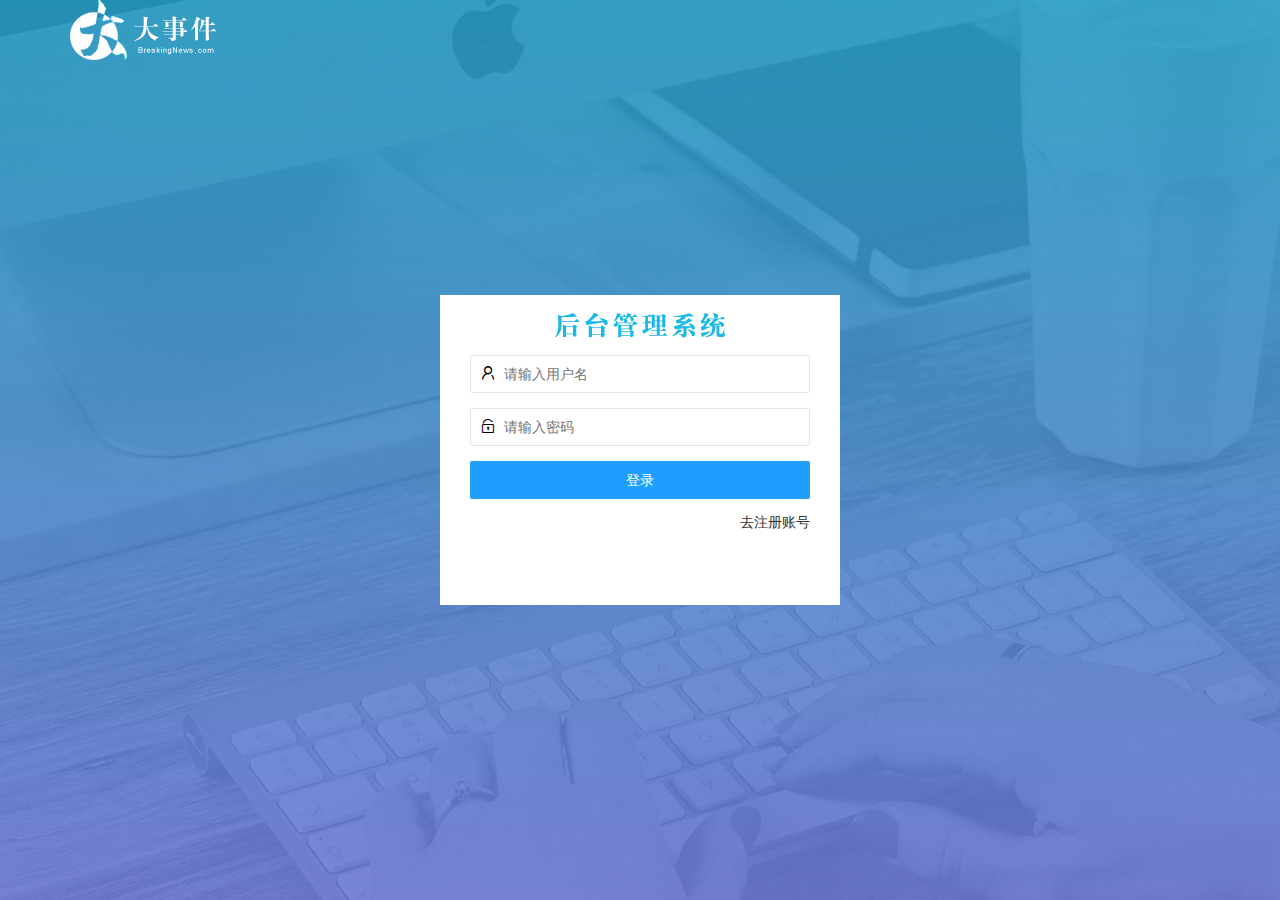
<file: login.html>
<!DOCTYPE html>
<html lang="en">

<head>
    <meta charset="UTF-8">
    <meta name="viewport" content="width=device-width, initial-scale=1.0">
    <title>Document</title>
    <link rel="stylesheet" href="./assets/lib/layui/css/layui.css">
    <link rel="stylesheet" href="./assets/css/login.css">
</head>

<body>
    <div class="layui-main">
        <img src="./assets/images/logo.png" alt="">
    </div>
    <div class="login_reg">
        <div class="title_box"></div>
        <div class="login">
            <form class="layui-form" action="" id="login_form">
                <div class="layui-form-item">
                    <i class="layui-icon layui-icon-username"></i>
                    <input type="text" name="username" required lay-verify="required|username" placeholder="请输入用户名"
                        autocomplete="off" class="layui-input">
                </div>
                <div class="layui-form-item">
                    <i class="layui-icon layui-icon-password"></i>
                    <input type="password" name="password" required lay-verify="required|password" placeholder="请输入密码"
                        autocomplete="off" class="layui-input">
                </div>
                <div class="layui-form-item">
                    <button lay-submit class="layui-btn layui-btn-fluid layui-btn-normal" lay-filter="formDemo">登录</button>
                </div>

                <a href="javascript:;" id="login_btn">去注册账号</a>
            </form>
        </div>
        <div class="reg">
            <form class="layui-form" action="" id="reg_form">
                <div class="layui-form-item">
                    <i class="layui-icon layui-icon-username"></i>
                    <input type="text" name="username" required lay-verify="required|username" placeholder="请输入用户名"
                        autocomplete="off" class="layui-input">
                </div>
                <div class="layui-form-item">
                    <i class="layui-icon layui-icon-password"></i>
                    <input type="password" name="password" required lay-verify="required|password" placeholder="请输入密码"
                        autocomplete="off" class="layui-input">
                </div>
                <div class="layui-form-item">
                    <i class="layui-icon layui-icon-password"></i>
                    <input type="password" name="repassword" required lay-verify="required|password|repwd" placeholder="再次确认密码"
                        autocomplete="off" class="layui-input">
                </div>
                <div class="layui-form-item">
                    <button lay-submit class="layui-btn layui-btn-fluid layui-btn-normal" lay-filter="formDemo">注册</button>
                </div>
                <a href="javascript:;" id="reg_btn">去登陆</a>
            </form>
        </div>
    </div>
</body>
<script src="./assets/lib/jquery.js"></script>
<script src="./assets/js/baseAPI.js"></script>
<script src="./assets/lib/layui/layui.all.js"></script>
<script src="./assets/js/login.js"></script>

</html>
</file>
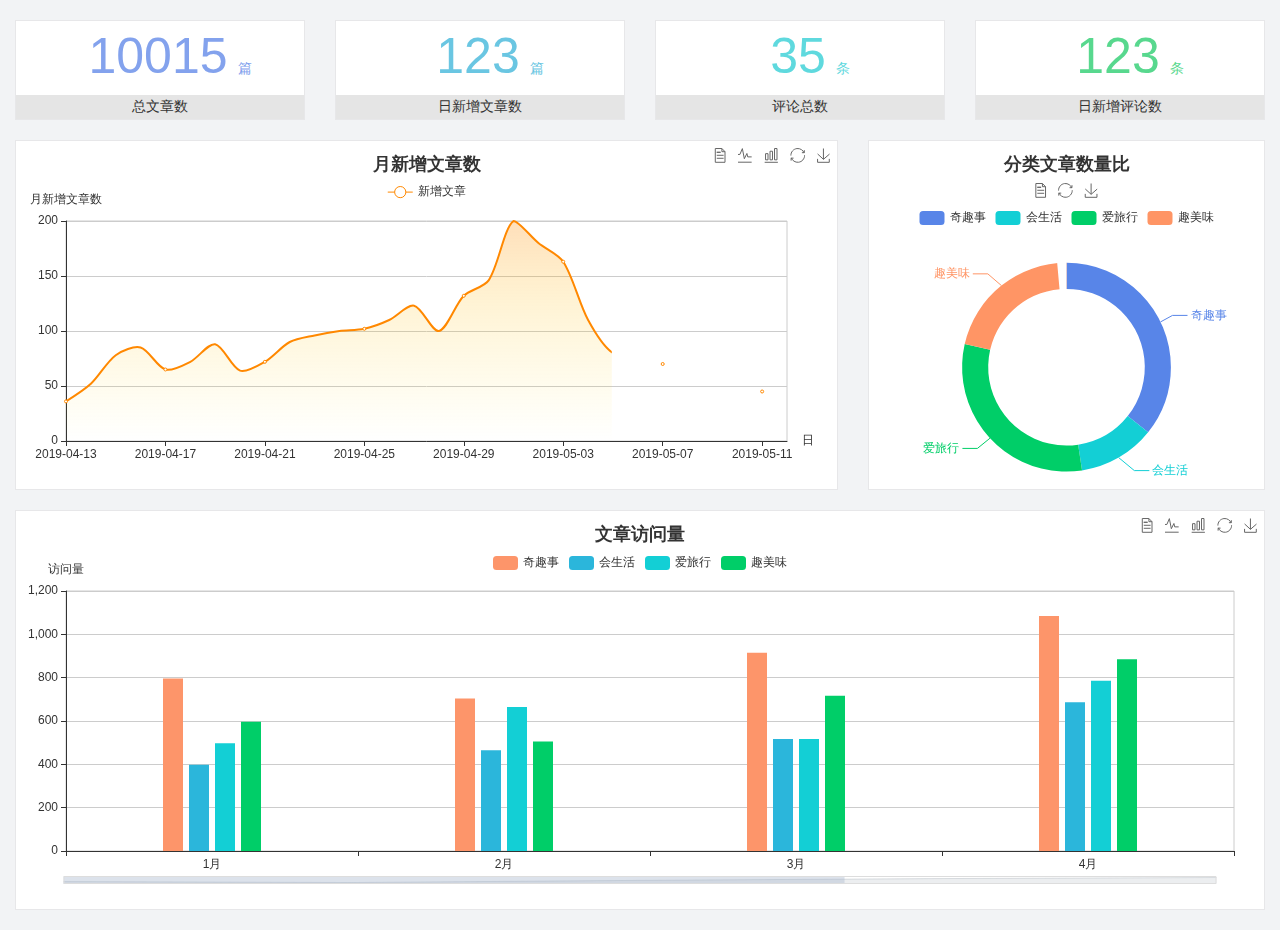
<file: home/dashboard.html>
<!DOCTYPE html>
<html lang="en">

<head>
  <meta charset="UTF-8">
  <meta name="viewport" content="width=device-width, initial-scale=1.0">
  <meta http-equiv="X-UA-Compatible" content="ie=edge">
  <title>图表统计</title>
  <link rel="stylesheet" href="../../assets/lib/bootstrap.css" />
  <link rel="stylesheet" href="../../assets/lib/main.css" />
  <script src="../../assets/lib/jquery.js"></script>
  <script type="text/javascript" src="../../assets/lib/echarts.min.js"></script>
</head>

<body>
  <div class="container-fluid">
    <div class="row spannel_list">
      <div class="col-sm-3 col-xs-6">
        <div class="spannel">
          <em>10015</em><span>篇</span>
          <b>总文章数</b>
        </div>
      </div>
      <div class="col-sm-3 col-xs-6">
        <div class="spannel scolor01">
          <em>123</em><span>篇</span>
          <b>日新增文章数</b>
        </div>
      </div>
      <div class="col-sm-3 col-xs-6">
        <div class="spannel scolor02">
          <em>35</em><span>条</span>
          <b>评论总数</b>
        </div>
      </div>
      <div class="col-sm-3 col-xs-6">
        <div class="spannel scolor03">
          <em>123</em><span>条</span>
          <b>日新增评论数</b>
        </div>
      </div>
    </div>
  </div>

  <div class="container-fluid">
    <div class="row curve-pie">
      <div class="col-lg-8 col-md-8">
        <div class="gragh_pannel" id="curve_show"></div>
      </div>
      <div class="col-lg-4 col-md-4">
        <div class="gragh_pannel" id="pie_show"></div>
      </div>
    </div>
  </div>

  <div class="container-fluid">
    <div class="column_pannel" id="column_show"></div>
  </div>

  <script>
    var oChart = echarts.init(document.getElementById('curve_show'));
    var aList_all = [
      { 'count': 36, 'date': '2019-04-13' },
      { 'count': 52, 'date': '2019-04-14' },
      { 'count': 78, 'date': '2019-04-15' },
      { 'count': 85, 'date': '2019-04-16' },
      { 'count': 65, 'date': '2019-04-17' },
      { 'count': 72, 'date': '2019-04-18' },
      { 'count': 88, 'date': '2019-04-19' },
      { 'count': 64, 'date': '2019-04-20' },
      { 'count': 72, 'date': '2019-04-21' },
      { 'count': 90, 'date': '2019-04-22' },
      { 'count': 96, 'date': '2019-04-23' },
      { 'count': 100, 'date': '2019-04-24' },
      { 'count': 102, 'date': '2019-04-25' },
      { 'count': 110, 'date': '2019-04-26' },
      { 'count': 123, 'date': '2019-04-27' },
      { 'count': 100, 'date': '2019-04-28' },
      { 'count': 132, 'date': '2019-04-29' },
      { 'count': 146, 'date': '2019-04-30' },
      { 'count': 200, 'date': '2019-05-01' },
      { 'count': 180, 'date': '2019-05-02' },
      { 'count': 163, 'date': '2019-05-03' },
      { 'count': 110, 'date': '2019-05-04' },
      { 'count': 80, 'date': '2019-05-05' },
      { 'count': 82, 'date': '2019-05-06' },
      { 'count': 70, 'date': '2019-05-07' },
      { 'count': 65, 'date': '2019-05-08' },
      { 'count': 54, 'date': '2019-05-09' },
      { 'count': 40, 'date': '2019-05-10' },
      { 'count': 45, 'date': '2019-05-11' },
      { 'count': 38, 'date': '2019-05-12' },
    ];

    let aCount = [];
    let aDate = [];

    for (var i = 0; i < aList_all.length; i++) {
      aCount.push(aList_all[i].count);
      aDate.push(aList_all[i].date);
    }

    var chartopt = {
      title: {
        text: '月新增文章数',
        left: 'center',
        top: '10'
      },
      tooltip: {
        trigger: 'axis'
      },
      legend: {
        data: ['新增文章'],
        top: '40'
      },
      toolbox: {
        show: true,
        feature: {
          mark: { show: true },
          dataView: { show: true, readOnly: false },
          magicType: { show: true, type: ['line', 'bar'] },
          restore: { show: true },
          saveAsImage: { show: true }
        }
      },
      calculable: true,
      xAxis: [
        {
          name: '日',
          type: 'category',
          boundaryGap: false,
          data: aDate
        }
      ],
      yAxis: [
        {
          name: '月新增文章数',
          type: 'value'
        }
      ],
      series: [
        {
          name: '新增文章',
          type: 'line',
          smooth: true,
          itemStyle: { normal: { areaStyle: { type: 'default' }, color: '#f80' }, lineStyle: { color: '#f80' } },
          data: aCount
        }],
      areaStyle: {
        normal: {
          color: new echarts.graphic.LinearGradient(0, 0, 0, 1, [{
            offset: 0,
            color: 'rgba(255,136,0,0.39)'
          }, {
            offset: .34,
            color: 'rgba(255,180,0,0.25)'
          }, {
            offset: 1,
            color: 'rgba(255,222,0,0.00)'
          }])

        }
      },
      grid: {
        show: true,
        x: 50,
        x2: 50,
        y: 80,
        height: 220
      }
    };

    oChart.setOption(chartopt);


    var oPie = echarts.init(document.getElementById('pie_show'));
    var oPieopt =
    {
      title: {
        top: 10,
        text: '分类文章数量比',
        x: 'center'
      },
      tooltip: {
        trigger: 'item',
        formatter: "{a} <br/>{b} : {c} ({d}%)"
      },
      color: ['#5885e8', '#13cfd5', '#00ce68', '#ff9565'],
      legend: {
        x: 'center',
        top: 65,
        data: ['奇趣事', '会生活', '爱旅行', '趣美味']
      },
      toolbox: {
        show: true,
        x: 'center',
        top: 35,
        feature: {
          mark: { show: true },
          dataView: { show: true, readOnly: false },
          magicType: {
            show: true,
            type: ['pie', 'funnel'],
            option: {
              funnel: {
                x: '25%',
                width: '50%',
                funnelAlign: 'left',
                max: 1548
              }
            }
          },
          restore: { show: true },
          saveAsImage: { show: true }
        }
      },
      calculable: true,
      series: [
        {
          name: '访问来源',
          type: 'pie',
          radius: ['45%', '60%'],
          center: ['50%', '65%'],
          data: [
            { value: 300, name: '奇趣事' },
            { value: 100, name: '会生活' },
            { value: 260, name: '爱旅行' },
            { value: 180, name: '趣美味' }
          ]
        }
      ]
    };
    oPie.setOption(oPieopt);



    var oColumn = this.echarts.init(document.getElementById('column_show'));
    var oColumnopt =
    {
      title: {
        text: '文章访问量',
        left: 'center',
        top: '10'
      },
      tooltip: {
        trigger: 'axis'
      },
      legend: {
        data: ['奇趣事', '会生活', '爱旅行', '趣美味'],
        top: '40'
      },
      toolbox: {
        show: true,
        feature: {
          mark: { show: true },
          dataView: { show: true, readOnly: false },
          magicType: { show: true, type: ['line', 'bar'] },
          restore: { show: true },
          saveAsImage: { show: true }
        }
      },
      calculable: true,
      xAxis: [
        {
          type: 'category',
          data: ['1月', '2月', '3月', '4月', '5月']
        }
      ],
      yAxis: [
        {
          name: '访问量',
          type: 'value'
        }
      ],
      series: [
        {
          name: '奇趣事',
          type: 'bar',
          barWidth: 20,
          itemStyle: {
            normal: { areaStyle: { type: 'default' }, color: '#fd956a' }
          },
          data: [800, 708, 920, 1090, 1200]
        },
        {
          name: '会生活',
          type: 'bar',
          barWidth: 20,
          itemStyle: {
            normal: { areaStyle: { type: 'default' }, color: '#2bb6db' }
          },
          data: [400, 468, 520, 690, 800]
        },
        {
          name: '爱旅行',
          type: 'bar',
          barWidth: 20,
          itemStyle: {
            normal: { areaStyle: { type: 'default' }, color: '#13cfd5' }
          },
          data: [500, 668, 520, 790, 900]
        },
        {
          name: '趣美味',
          type: 'bar',
          barWidth: 20,
          itemStyle: {
            normal: { areaStyle: { type: 'default' }, color: '#00ce68' }
          },
          data: [600, 508, 720, 890, 1000]
        }
      ],
      grid: {
        show: true,
        x: 50,
        x2: 30,
        y: 80,
        height: 260
      },
      dataZoom: [//给x轴设置滚动条
        {
          start: 0,//默认为0
          end: 100 - 1000 / 31,//默认为100
          type: 'slider',
          show: true,
          xAxisIndex: [0],
          handleSize: 0,//滑动条的 左右2个滑动条的大小
          height: 8,//组件高度
          left: 45, //左边的距离
          right: 50,//右边的距离
          bottom: 26,//右边的距离
          handleColor: '#ddd',//h滑动图标的颜色
          handleStyle: {
            borderColor: "#cacaca",
            borderWidth: "1",
            shadowBlur: 2,
            background: "#ddd",
            shadowColor: "#ddd",
          }
        }]
    };
    oColumn.setOption(oColumnopt);
  </script>
</body>

</html>
</file>
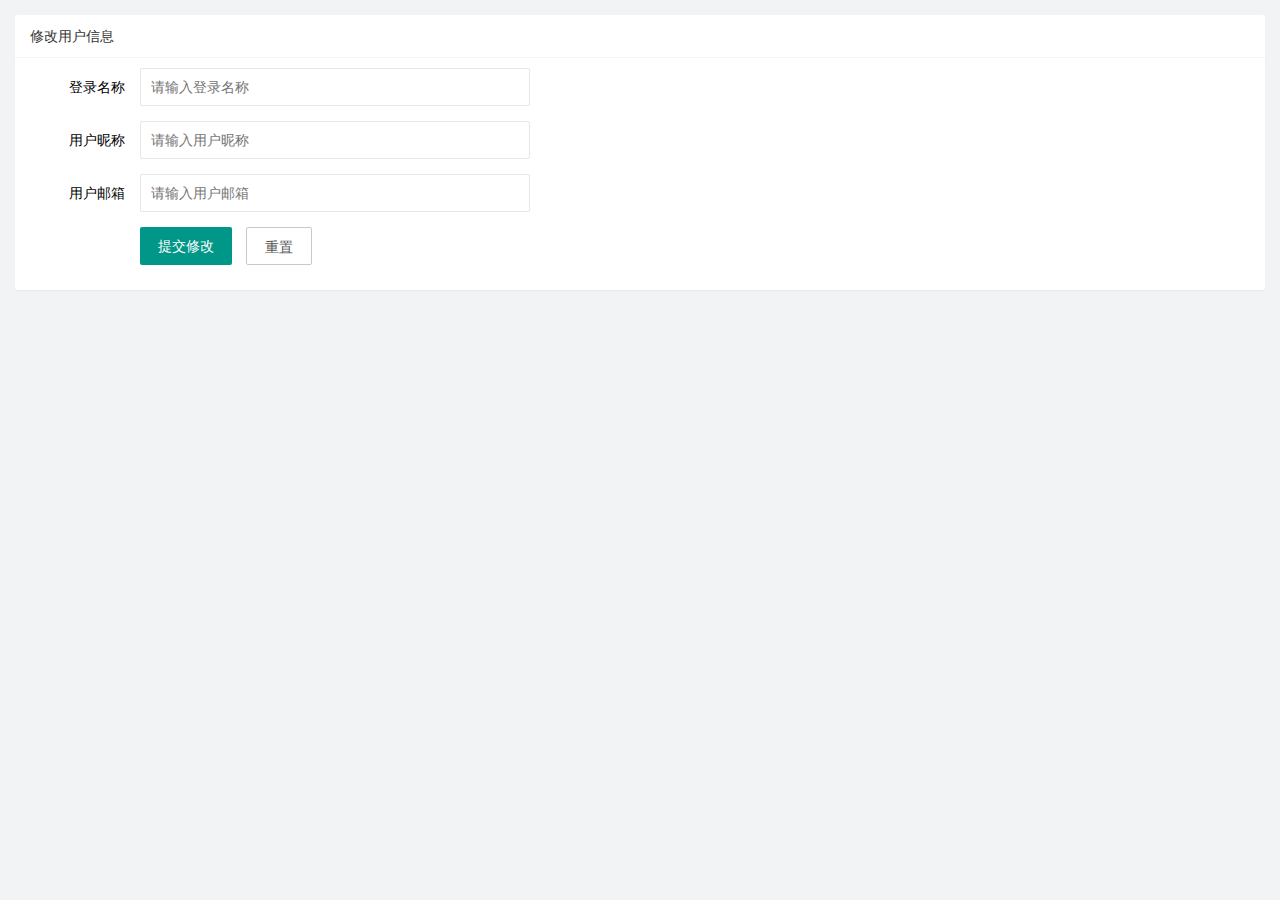
<file: user/user.html>
<!DOCTYPE html>
<html lang="en">
<head>
    <meta charset="UTF-8">
    <meta name="viewport" content="width=device-width, initial-scale=1.0">
    <title>Document</title>
    <link rel="stylesheet" href="/assets/lib/layui/css/layui.css">
    <link rel="stylesheet" href="/assets/css/user/user.css">
</head>
<body>
    <div class="layui-card">
        <div class="layui-card-header">修改用户信息</div>
        <div class="layui-card-body">
            <form class="layui-form" lay-filter="formUser">
                <input type="hidden" name="id" value="">
                <div class="layui-form-item">
                    <label class="layui-form-label">登录名称</label>
                    <div class="layui-input-block">
                      <input type="text" name="username" required  lay-verify="required" placeholder="请输入登录名称" autocomplete="off" class="layui-input" readonly>
                    </div>
                  </div> <div class="layui-form-item">
                    <label class="layui-form-label">用户昵称</label>
                    <div class="layui-input-block">
                      <input type="text" name="nickname" required  lay-verify="required|nickname" placeholder="请输入用户昵称" autocomplete="off" class="layui-input">
                    </div>
                  </div> <div class="layui-form-item">
                    <label class="layui-form-label">用户邮箱</label>
                    <div class="layui-input-block">
                      <input type="text" name="email" required  lay-verify="required|email" placeholder="请输入用户邮箱" autocomplete="off" class="layui-input">
                    </div>
                  </div>
                  <div class="layui-form-item">
                    <div class="layui-input-block">
                      <button class="layui-btn" lay-submit lay-filter="formDemo" id="submit">提交修改</button>
                      <button type="reset" class="layui-btn layui-btn-primary" id="reset">重置</button>
                    </div>
                  </div>
            </form>
        </div>
      </div>
</body>
<script src="/assets/lib/layui/layui.all.js"></script>
<script src="/assets/lib/jquery.js"></script>
<script src="/assets/js/baseAPI.js"></script>
<script src="/assets/js/user.js"></script>
</html>
</file>
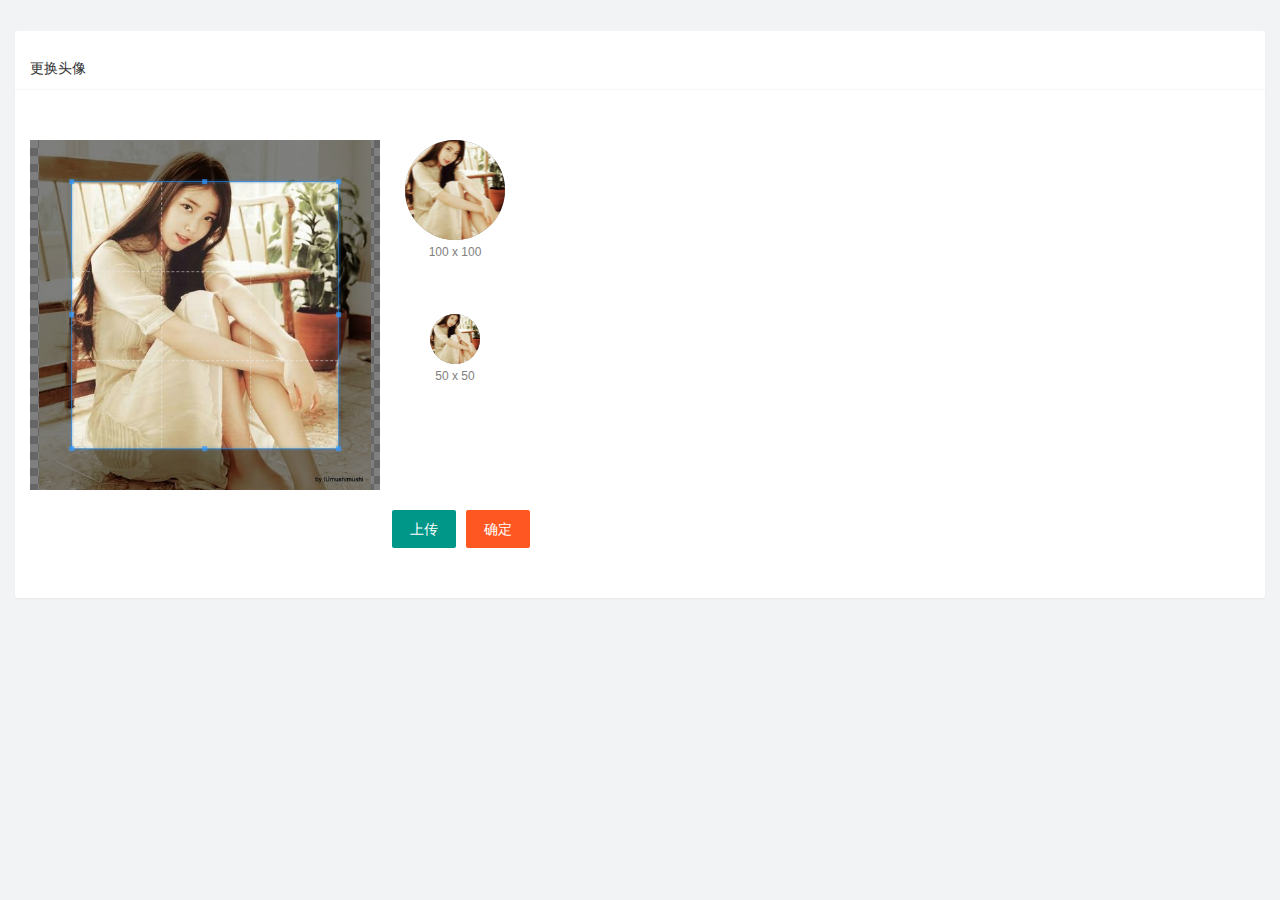
<file: user/user_avatar.html>
<!DOCTYPE html>
<html lang="en">
 <head>
  <meta charset="UTF-8" />
  <meta name="viewport" content="width=device-width, initial-scale=1.0"
/>
  <title>Document</title>
<!-- <style type="text/css">
html,body{
    margin: 0;
    padding: 0;
}
body {
    padding: 15px;
    background-color: #f2f3f5;
}
</style> -->
<link rel="stylesheet" href="/assets/lib/cropper/cropper.css">
  <link rel="stylesheet" href="/assets/lib/layui/css/layui.css" />
  <link rel="stylesheet" href="/assets/css/user/user_avatar.css" />
 </head>
 <body>
  <!-- 卡片区域 -->
  <div class="layui-card">
   <div class="layui-card-header">更换头像</div>
   <div class="layui-card-body">
       <!-- 第一行的图片裁剪和预览区域 -->
    <div class="row1">
      <!-- 图片裁剪区域 -->
      <div class="cropper-box">
        <!-- 这个 img 标签很重要，将来会把它初始化为裁剪区域 -->
        <img id="image" src="/assets/images/05.jpg" />
      </div>
      <!-- 图片的预览区域 -->
      <div class="preview-box">
        <div>
          <!-- 宽高为 100px 的预览区域 -->
          <div class="img-preview w100"></div>
          <p class="size">100 x 100</p>
        </div>
        <div>
          <!-- 宽高为 50px 的预览区域 -->
          <div class="img-preview w50"></div>
          <p class="size">50 x 50</p>
        </div>
      </div>
    </div>
  
    <!-- 第二行的按钮区域 -->
    <div class="row2">
        <input type="file" id="file" accept="image/png,image/jpeg">
      <button type="button" class="layui-btn" id="submit">上传</button>
      <button type="button" class="layui-btn layui-btn-danger" id="btnconfirm">确定</button>
    </div>
   </div>
  </div>
<script src="/assets/lib/layui/layui.all.js"></script>
<script src="/assets/lib/jquery.js"></script>
<script src="/assets/js/baseAPI.js"></script>
<script src="/assets/lib/cropper/Cropper.js"></script>
<script src="/assets/lib/cropper/jquery-cropper.js"></script>
<script src="/assets/js/user_avatar.js"></script>
 </body>
</html>
</file>
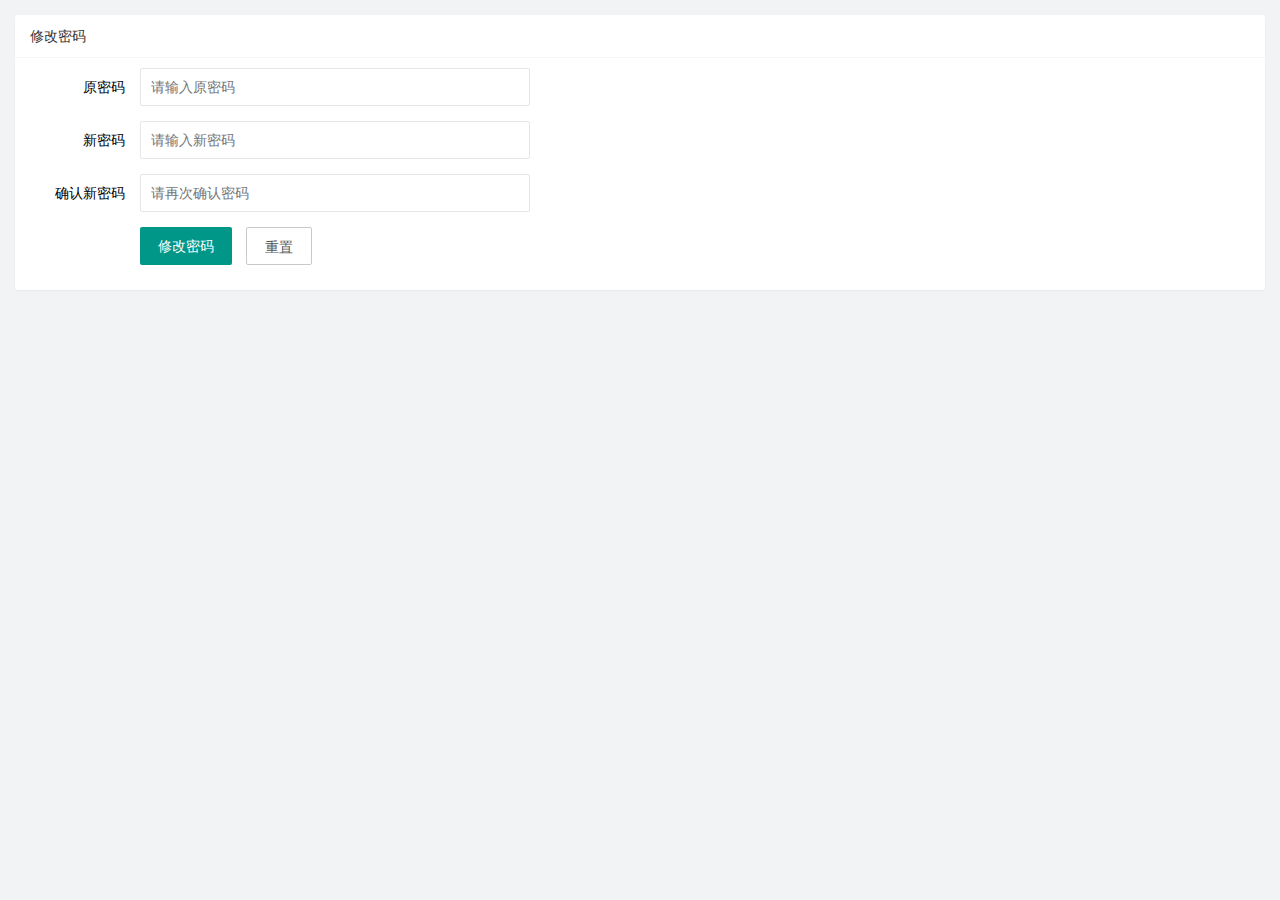
<file: user/user_pwd.html>
<!DOCTYPE html>
<html lang="en">
<head>
    <meta charset="UTF-8">
    <meta name="viewport" content="width=device-width, initial-scale=1.0">
    <title>Document</title>
    <link rel="stylesheet" href="/assets/lib/layui/css/layui.css">
    <link rel="stylesheet" href="/assets/css/user/user_pwd.css">
</head>
<body>
    <div class="layui-card">
        <div class="layui-card-header">修改密码</div>
        <div class="layui-card-body">
            <form class="layui-form" action="">
                <div class="layui-form-item">
                  <label class="layui-form-label">原密码</label>
                  <div class="layui-input-block">
                    <input type="password" name="oldPwd" required  lay-verify="required|pwd" placeholder="请输入原密码" autocomplete="off" class="layui-input">
                  </div>
                </div>
                <div class="layui-form-item">
                    <label class="layui-form-label">新密码</label>
                    <div class="layui-input-block">
                      <input type="password" name="newPwd" required  lay-verify="required|pwd|newpwd" placeholder="请输入新密码" autocomplete="off" class="layui-input">
                    </div>
                  </div>
                  <div class="layui-form-item">
                    <label class="layui-form-label">确认新密码</label>
                    <div class="layui-input-block">
                      <input type="password" name="confirmpwd" required  lay-verify="required|pwd|confirmpwd" placeholder="请再次确认密码" autocomplete="off" class="layui-input">
                    </div>
                  </div>
                  <div class="layui-form-item">
                    <div class="layui-input-block">
                      <button class="layui-btn" lay-submit lay-filter="formDemo">修改密码</button>
                      <button type="reset" class="layui-btn layui-btn-primary">重置</button>
                    </div>
                  </div>
            </form>
        </div>
      </div>
</body>
<script src="/assets/lib/layui/layui.all.js"></script>
<script src="/assets/lib/jquery.js"></script>
<script src="/assets/js/baseAPI.js"></script>
<script src="/assets/js/user_pwd.js"></script>
</html>
</file>
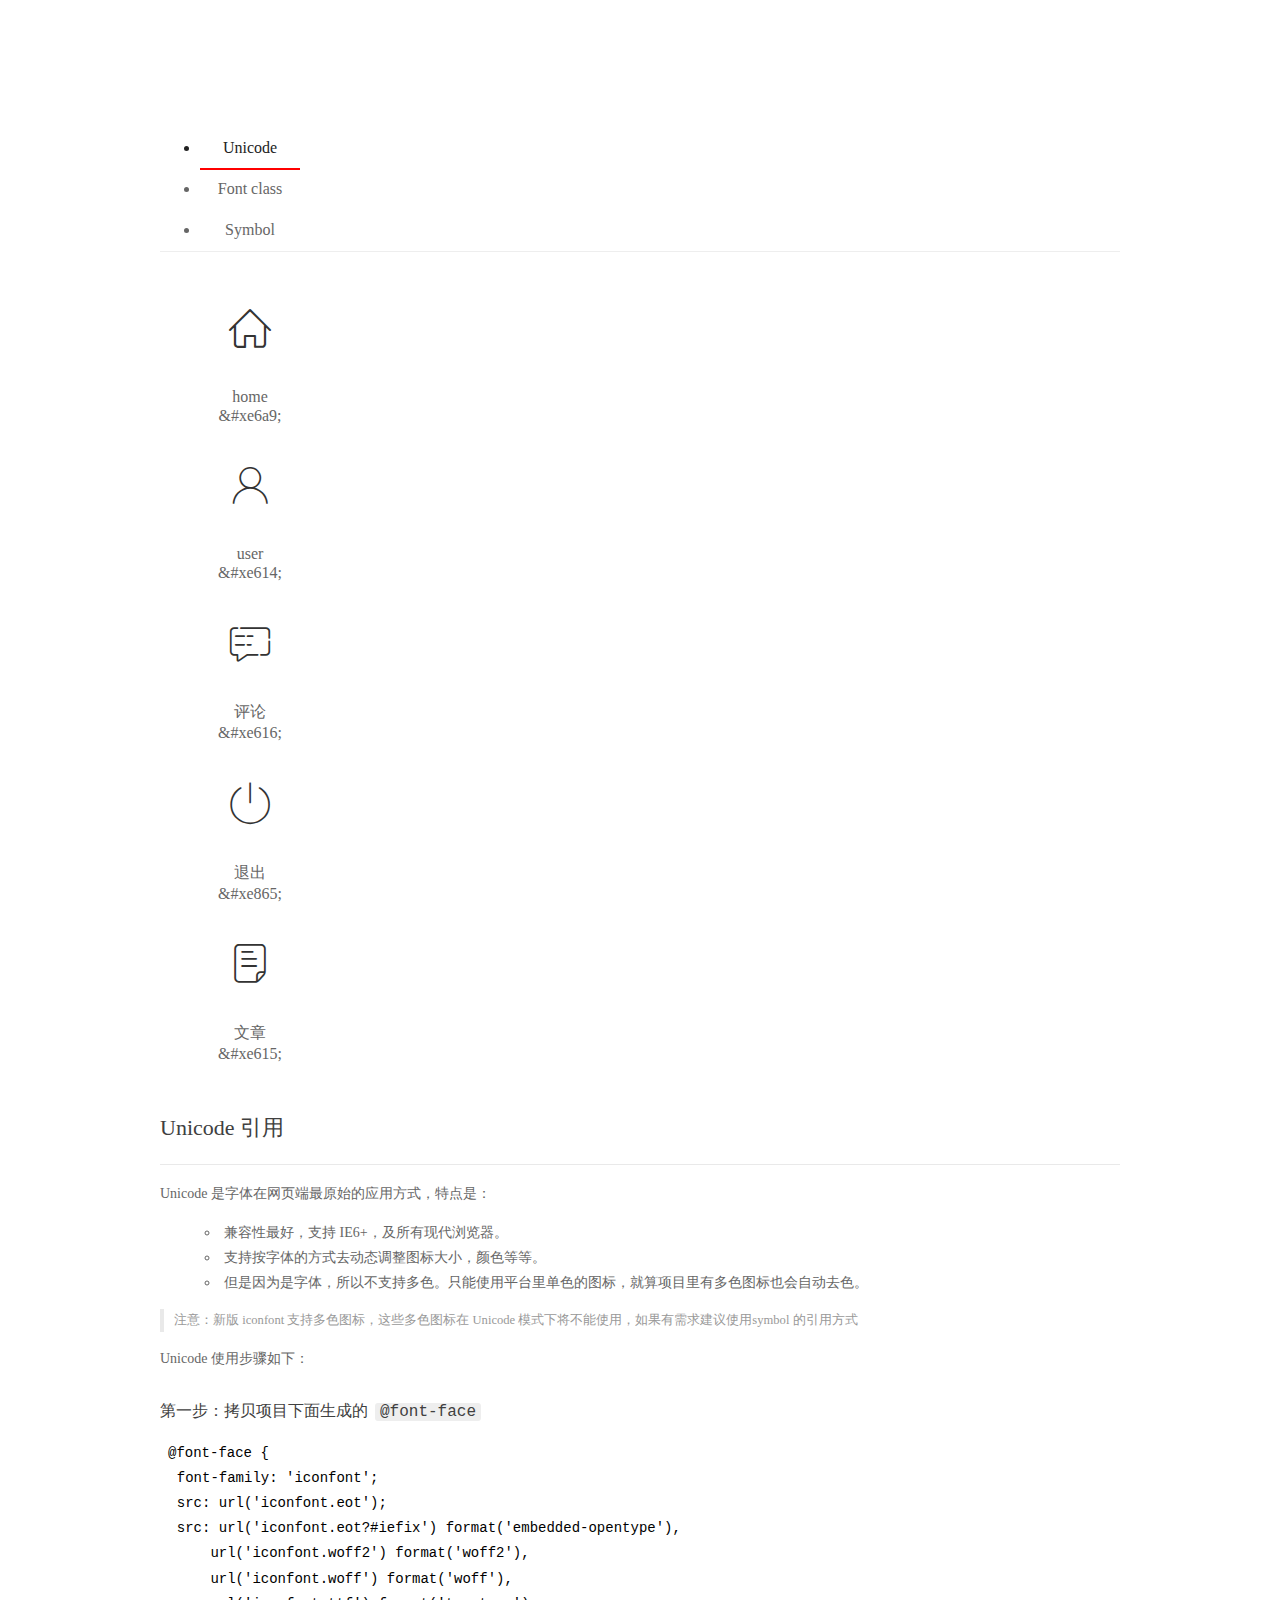
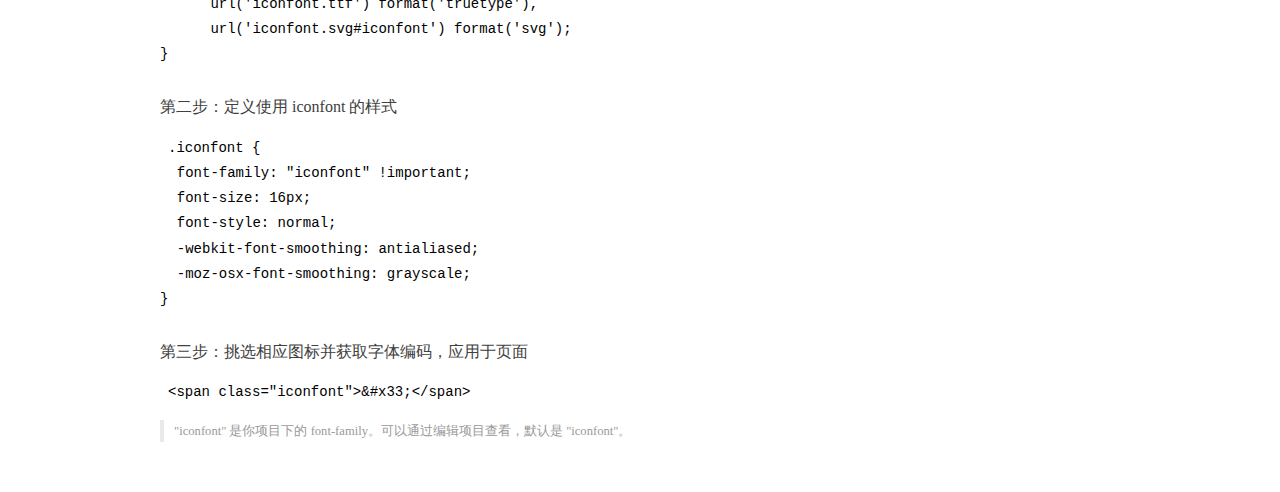
<file: assets/fonts/demo_index.html>
<!DOCTYPE html>
<html>
<head>
  <meta charset="utf-8"/>
  <title>IconFont Demo</title>
  <link rel="shortcut icon" href="https://gtms04.alicdn.com/tps/i4/TB1_oz6GVXXXXaFXpXXJDFnIXXX-64-64.ico" type="image/x-icon"/>
  <link rel="stylesheet" href="https://g.alicdn.com/thx/cube/1.3.2/cube.min.css">
  <link rel="stylesheet" href="demo.css">
  <link rel="stylesheet" href="iconfont.css">
  <script src="iconfont.js"></script>
  <!-- jQuery -->
  <script src="https://a1.alicdn.com/oss/uploads/2018/12/26/7bfddb60-08e8-11e9-9b04-53e73bb6408b.js"></script>
  <!-- 代码高亮 -->
  <script src="https://a1.alicdn.com/oss/uploads/2018/12/26/a3f714d0-08e6-11e9-8a15-ebf944d7534c.js"></script>
</head>
<body>
  <div class="main">
    <h1 class="logo"><a href="https://www.iconfont.cn/" title="iconfont 首页" target="_blank">&#xe86b;</a></h1>
    <div class="nav-tabs">
      <ul id="tabs" class="dib-box">
        <li class="dib active"><span>Unicode</span></li>
        <li class="dib"><span>Font class</span></li>
        <li class="dib"><span>Symbol</span></li>
      </ul>
      
    </div>
    <div class="tab-container">
      <div class="content unicode" style="display: block;">
          <ul class="icon_lists dib-box">
          
            <li class="dib">
              <span class="icon iconfont">&#xe6a9;</span>
                <div class="name">home</div>
                <div class="code-name">&amp;#xe6a9;</div>
              </li>
          
            <li class="dib">
              <span class="icon iconfont">&#xe614;</span>
                <div class="name">user</div>
                <div class="code-name">&amp;#xe614;</div>
              </li>
          
            <li class="dib">
              <span class="icon iconfont">&#xe616;</span>
                <div class="name">评论</div>
                <div class="code-name">&amp;#xe616;</div>
              </li>
          
            <li class="dib">
              <span class="icon iconfont">&#xe865;</span>
                <div class="name">退出</div>
                <div class="code-name">&amp;#xe865;</div>
              </li>
          
            <li class="dib">
              <span class="icon iconfont">&#xe615;</span>
                <div class="name">文章</div>
                <div class="code-name">&amp;#xe615;</div>
              </li>
          
          </ul>
          <div class="article markdown">
          <h2 id="unicode-">Unicode 引用</h2>
          <hr>

          <p>Unicode 是字体在网页端最原始的应用方式，特点是：</p>
          <ul>
            <li>兼容性最好，支持 IE6+，及所有现代浏览器。</li>
            <li>支持按字体的方式去动态调整图标大小，颜色等等。</li>
            <li>但是因为是字体，所以不支持多色。只能使用平台里单色的图标，就算项目里有多色图标也会自动去色。</li>
          </ul>
          <blockquote>
            <p>注意：新版 iconfont 支持多色图标，这些多色图标在 Unicode 模式下将不能使用，如果有需求建议使用symbol 的引用方式</p>
          </blockquote>
          <p>Unicode 使用步骤如下：</p>
          <h3 id="-font-face">第一步：拷贝项目下面生成的 <code>@font-face</code></h3>
<pre><code class="language-css"
>@font-face {
  font-family: 'iconfont';
  src: url('iconfont.eot');
  src: url('iconfont.eot?#iefix') format('embedded-opentype'),
      url('iconfont.woff2') format('woff2'),
      url('iconfont.woff') format('woff'),
      url('iconfont.ttf') format('truetype'),
      url('iconfont.svg#iconfont') format('svg');
}
</code></pre>
          <h3 id="-iconfont-">第二步：定义使用 iconfont 的样式</h3>
<pre><code class="language-css"
>.iconfont {
  font-family: "iconfont" !important;
  font-size: 16px;
  font-style: normal;
  -webkit-font-smoothing: antialiased;
  -moz-osx-font-smoothing: grayscale;
}
</code></pre>
          <h3 id="-">第三步：挑选相应图标并获取字体编码，应用于页面</h3>
<pre>
<code class="language-html"
>&lt;span class="iconfont"&gt;&amp;#x33;&lt;/span&gt;
</code></pre>
          <blockquote>
            <p>"iconfont" 是你项目下的 font-family。可以通过编辑项目查看，默认是 "iconfont"。</p>
          </blockquote>
          </div>
      </div>
      <div class="content font-class">
        <ul class="icon_lists dib-box">
          
          <li class="dib">
            <span class="icon iconfont icon-home"></span>
            <div class="name">
              home
            </div>
            <div class="code-name">.icon-home
            </div>
          </li>
          
          <li class="dib">
            <span class="icon iconfont icon-user"></span>
            <div class="name">
              user
            </div>
            <div class="code-name">.icon-user
            </div>
          </li>
          
          <li class="dib">
            <span class="icon iconfont icon-pinglun"></span>
            <div class="name">
              评论
            </div>
            <div class="code-name">.icon-pinglun
            </div>
          </li>
          
          <li class="dib">
            <span class="icon iconfont icon-tuichu"></span>
            <div class="name">
              退出
            </div>
            <div class="code-name">.icon-tuichu
            </div>
          </li>
          
          <li class="dib">
            <span class="icon iconfont icon-16"></span>
            <div class="name">
              文章
            </div>
            <div class="code-name">.icon-16
            </div>
          </li>
          
        </ul>
        <div class="article markdown">
        <h2 id="font-class-">font-class 引用</h2>
        <hr>

        <p>font-class 是 Unicode 使用方式的一种变种，主要是解决 Unicode 书写不直观，语意不明确的问题。</p>
        <p>与 Unicode 使用方式相比，具有如下特点：</p>
        <ul>
          <li>兼容性良好，支持 IE8+，及所有现代浏览器。</li>
          <li>相比于 Unicode 语意明确，书写更直观。可以很容易分辨这个 icon 是什么。</li>
          <li>因为使用 class 来定义图标，所以当要替换图标时，只需要修改 class 里面的 Unicode 引用。</li>
          <li>不过因为本质上还是使用的字体，所以多色图标还是不支持的。</li>
        </ul>
        <p>使用步骤如下：</p>
        <h3 id="-fontclass-">第一步：引入项目下面生成的 fontclass 代码：</h3>
<pre><code class="language-html">&lt;link rel="stylesheet" href="./iconfont.css"&gt;
</code></pre>
        <h3 id="-">第二步：挑选相应图标并获取类名，应用于页面：</h3>
<pre><code class="language-html">&lt;span class="iconfont icon-xxx"&gt;&lt;/span&gt;
</code></pre>
        <blockquote>
          <p>"
            iconfont" 是你项目下的 font-family。可以通过编辑项目查看，默认是 "iconfont"。</p>
        </blockquote>
      </div>
      </div>
      <div class="content symbol">
          <ul class="icon_lists dib-box">
          
            <li class="dib">
                <svg class="icon svg-icon" aria-hidden="true">
                  <use xlink:href="#icon-home"></use>
                </svg>
                <div class="name">home</div>
                <div class="code-name">#icon-home</div>
            </li>
          
            <li class="dib">
                <svg class="icon svg-icon" aria-hidden="true">
                  <use xlink:href="#icon-user"></use>
                </svg>
                <div class="name">user</div>
                <div class="code-name">#icon-user</div>
            </li>
          
            <li class="dib">
                <svg class="icon svg-icon" aria-hidden="true">
                  <use xlink:href="#icon-pinglun"></use>
                </svg>
                <div class="name">评论</div>
                <div class="code-name">#icon-pinglun</div>
            </li>
          
            <li class="dib">
                <svg class="icon svg-icon" aria-hidden="true">
                  <use xlink:href="#icon-tuichu"></use>
                </svg>
                <div class="name">退出</div>
                <div class="code-name">#icon-tuichu</div>
            </li>
          
            <li class="dib">
                <svg class="icon svg-icon" aria-hidden="true">
                  <use xlink:href="#icon-16"></use>
                </svg>
                <div class="name">文章</div>
                <div class="code-name">#icon-16</div>
            </li>
          
          </ul>
          <div class="article markdown">
          <h2 id="symbol-">Symbol 引用</h2>
          <hr>

          <p>这是一种全新的使用方式，应该说这才是未来的主流，也是平台目前推荐的用法。相关介绍可以参考这篇<a href="">文章</a>
            这种用法其实是做了一个 SVG 的集合，与另外两种相比具有如下特点：</p>
          <ul>
            <li>支持多色图标了，不再受单色限制。</li>
            <li>通过一些技巧，支持像字体那样，通过 <code>font-size</code>, <code>color</code> 来调整样式。</li>
            <li>兼容性较差，支持 IE9+，及现代浏览器。</li>
            <li>浏览器渲染 SVG 的性能一般，还不如 png。</li>
          </ul>
          <p>使用步骤如下：</p>
          <h3 id="-symbol-">第一步：引入项目下面生成的 symbol 代码：</h3>
<pre><code class="language-html">&lt;script src="./iconfont.js"&gt;&lt;/script&gt;
</code></pre>
          <h3 id="-css-">第二步：加入通用 CSS 代码（引入一次就行）：</h3>
<pre><code class="language-html">&lt;style&gt;
.icon {
  width: 1em;
  height: 1em;
  vertical-align: -0.15em;
  fill: currentColor;
  overflow: hidden;
}
&lt;/style&gt;
</code></pre>
          <h3 id="-">第三步：挑选相应图标并获取类名，应用于页面：</h3>
<pre><code class="language-html">&lt;svg class="icon" aria-hidden="true"&gt;
  &lt;use xlink:href="#icon-xxx"&gt;&lt;/use&gt;
&lt;/svg&gt;
</code></pre>
          </div>
      </div>

    </div>
  </div>
  <script>
  $(document).ready(function () {
      $('.tab-container .content:first').show()

      $('#tabs li').click(function (e) {
        var tabContent = $('.tab-container .content')
        var index = $(this).index()

        if ($(this).hasClass('active')) {
          return
        } else {
          $('#tabs li').removeClass('active')
          $(this).addClass('active')

          tabContent.hide().eq(index).fadeIn()
        }
      })
    })
  </script>
</body>
</html>
</file>
<file: assets/lib/layui/css/layui.css>
/** layui-v2.5.5 MIT License By https://www.layui.com */
 .layui-inline,img{display:inline-block;vertical-align:middle}h1,h2,h3,h4,h5,h6{font-weight:400}.layui-edge,.layui-header,.layui-inline,.layui-main{position:relative}.layui-body,.layui-edge,.layui-elip{overflow:hidden}.layui-btn,.layui-edge,.layui-inline,img{vertical-align:middle}.layui-btn,.layui-disabled,.layui-icon,.layui-unselect{-moz-user-select:none;-webkit-user-select:none;-ms-user-select:none}.layui-elip,.layui-form-checkbox span,.layui-form-pane .layui-form-label{text-overflow:ellipsis;white-space:nowrap}.layui-breadcrumb,.layui-tree-btnGroup{visibility:hidden}blockquote,body,button,dd,div,dl,dt,form,h1,h2,h3,h4,h5,h6,input,li,ol,p,pre,td,textarea,th,ul{margin:0;padding:0;-webkit-tap-highlight-color:rgba(0,0,0,0)}a:active,a:hover{outline:0}img{border:none}li{list-style:none}table{border-collapse:collapse;border-spacing:0}h4,h5,h6{font-size:100%}button,input,optgroup,option,select,textarea{font-family:inherit;font-size:inherit;font-style:inherit;font-weight:inherit;outline:0}pre{white-space:pre-wrap;white-space:-moz-pre-wrap;white-space:-pre-wrap;white-space:-o-pre-wrap;word-wrap:break-word}body{line-height:24px;font:14px Helvetica Neue,Helvetica,PingFang SC,Tahoma,Arial,sans-serif}hr{height:1px;margin:10px 0;border:0;clear:both}a{color:#333;text-decoration:none}a:hover{color:#777}a cite{font-style:normal;*cursor:pointer}.layui-border-box,.layui-border-box *{box-sizing:border-box}.layui-box,.layui-box *{box-sizing:content-box}.layui-clear{clear:both;*zoom:1}.layui-clear:after{content:'\20';clear:both;*zoom:1;display:block;height:0}.layui-inline{*display:inline;*zoom:1}.layui-edge{display:inline-block;width:0;height:0;border-width:6px;border-style:dashed;border-color:transparent}.layui-edge-top{top:-4px;border-bottom-color:#999;border-bottom-style:solid}.layui-edge-right{border-left-color:#999;border-left-style:solid}.layui-edge-bottom{top:2px;border-top-color:#999;border-top-style:solid}.layui-edge-left{border-right-color:#999;border-right-style:solid}.layui-disabled,.layui-disabled:hover{color:#d2d2d2!important;cursor:not-allowed!important}.layui-circle{border-radius:100%}.layui-show{display:block!important}.layui-hide{display:none!important}@font-face{font-family:layui-icon;src:url(../font/iconfont.eot?v=250);src:url(../font/iconfont.eot?v=250#iefix) format('embedded-opentype'),url(../font/iconfont.woff2?v=250) format('woff2'),url(../font/iconfont.woff?v=250) format('woff'),url(../font/iconfont.ttf?v=250) format('truetype'),url(../font/iconfont.svg?v=250#layui-icon) format('svg')}.layui-icon{font-family:layui-icon!important;font-size:16px;font-style:normal;-webkit-font-smoothing:antialiased;-moz-osx-font-smoothing:grayscale}.layui-icon-reply-fill:before{content:"\e611"}.layui-icon-set-fill:before{content:"\e614"}.layui-icon-menu-fill:before{content:"\e60f"}.layui-icon-search:before{content:"\e615"}.layui-icon-share:before{content:"\e641"}.layui-icon-set-sm:before{content:"\e620"}.layui-icon-engine:before{content:"\e628"}.layui-icon-close:before{content:"\1006"}.layui-icon-close-fill:before{content:"\1007"}.layui-icon-chart-screen:before{content:"\e629"}.layui-icon-star:before{content:"\e600"}.layui-icon-circle-dot:before{content:"\e617"}.layui-icon-chat:before{content:"\e606"}.layui-icon-release:before{content:"\e609"}.layui-icon-list:before{content:"\e60a"}.layui-icon-chart:before{content:"\e62c"}.layui-icon-ok-circle:before{content:"\1005"}.layui-icon-layim-theme:before{content:"\e61b"}.layui-icon-table:before{content:"\e62d"}.layui-icon-right:before{content:"\e602"}.layui-icon-left:before{content:"\e603"}.layui-icon-cart-simple:before{content:"\e698"}.layui-icon-face-cry:before{content:"\e69c"}.layui-icon-face-smile:before{content:"\e6af"}.layui-icon-survey:before{content:"\e6b2"}.layui-icon-tree:before{content:"\e62e"}.layui-icon-upload-circle:before{content:"\e62f"}.layui-icon-add-circle:before{content:"\e61f"}.layui-icon-download-circle:before{content:"\e601"}.layui-icon-templeate-1:before{content:"\e630"}.layui-icon-util:before{content:"\e631"}.layui-icon-face-surprised:before{content:"\e664"}.layui-icon-edit:before{content:"\e642"}.layui-icon-speaker:before{content:"\e645"}.layui-icon-down:before{content:"\e61a"}.layui-icon-file:before{content:"\e621"}.layui-icon-layouts:before{content:"\e632"}.layui-icon-rate-half:before{content:"\e6c9"}.layui-icon-add-circle-fine:before{content:"\e608"}.layui-icon-prev-circle:before{content:"\e633"}.layui-icon-read:before{content:"\e705"}.layui-icon-404:before{content:"\e61c"}.layui-icon-carousel:before{content:"\e634"}.layui-icon-help:before{content:"\e607"}.layui-icon-code-circle:before{content:"\e635"}.layui-icon-water:before{content:"\e636"}.layui-icon-username:before{content:"\e66f"}.layui-icon-find-fill:before{content:"\e670"}.layui-icon-about:before{content:"\e60b"}.layui-icon-location:before{content:"\e715"}.layui-icon-up:before{content:"\e619"}.layui-icon-pause:before{content:"\e651"}.layui-icon-date:before{content:"\e637"}.layui-icon-layim-uploadfile:before{content:"\e61d"}.layui-icon-delete:before{content:"\e640"}.layui-icon-play:before{content:"\e652"}.layui-icon-top:before{content:"\e604"}.layui-icon-friends:before{content:"\e612"}.layui-icon-refresh-3:before{content:"\e9aa"}.layui-icon-ok:before{content:"\e605"}.layui-icon-layer:before{content:"\e638"}.layui-icon-face-smile-fine:before{content:"\e60c"}.layui-icon-dollar:before{content:"\e659"}.layui-icon-group:before{content:"\e613"}.layui-icon-layim-download:before{content:"\e61e"}.layui-icon-picture-fine:before{content:"\e60d"}.layui-icon-link:before{content:"\e64c"}.layui-icon-diamond:before{content:"\e735"}.layui-icon-log:before{content:"\e60e"}.layui-icon-rate-solid:before{content:"\e67a"}.layui-icon-fonts-del:before{content:"\e64f"}.layui-icon-unlink:before{content:"\e64d"}.layui-icon-fonts-clear:before{content:"\e639"}.layui-icon-triangle-r:before{content:"\e623"}.layui-icon-circle:before{content:"\e63f"}.layui-icon-radio:before{content:"\e643"}.layui-icon-align-center:before{content:"\e647"}.layui-icon-align-right:before{content:"\e648"}.layui-icon-align-left:before{content:"\e649"}.layui-icon-loading-1:before{content:"\e63e"}.layui-icon-return:before{content:"\e65c"}.layui-icon-fonts-strong:before{content:"\e62b"}.layui-icon-upload:before{content:"\e67c"}.layui-icon-dialogue:before{content:"\e63a"}.layui-icon-video:before{content:"\e6ed"}.layui-icon-headset:before{content:"\e6fc"}.layui-icon-cellphone-fine:before{content:"\e63b"}.layui-icon-add-1:before{content:"\e654"}.layui-icon-face-smile-b:before{content:"\e650"}.layui-icon-fonts-html:before{content:"\e64b"}.layui-icon-form:before{content:"\e63c"}.layui-icon-cart:before{content:"\e657"}.layui-icon-camera-fill:before{content:"\e65d"}.layui-icon-tabs:before{content:"\e62a"}.layui-icon-fonts-code:before{content:"\e64e"}.layui-icon-fire:before{content:"\e756"}.layui-icon-set:before{content:"\e716"}.layui-icon-fonts-u:before{content:"\e646"}.layui-icon-triangle-d:before{content:"\e625"}.layui-icon-tips:before{content:"\e702"}.layui-icon-picture:before{content:"\e64a"}.layui-icon-more-vertical:before{content:"\e671"}.layui-icon-flag:before{content:"\e66c"}.layui-icon-loading:before{content:"\e63d"}.layui-icon-fonts-i:before{content:"\e644"}.layui-icon-refresh-1:before{content:"\e666"}.layui-icon-rmb:before{content:"\e65e"}.layui-icon-home:before{content:"\e68e"}.layui-icon-user:before{content:"\e770"}.layui-icon-notice:before{content:"\e667"}.layui-icon-login-weibo:before{content:"\e675"}.layui-icon-voice:before{content:"\e688"}.layui-icon-upload-drag:before{content:"\e681"}.layui-icon-login-qq:before{content:"\e676"}.layui-icon-snowflake:before{content:"\e6b1"}.layui-icon-file-b:before{content:"\e655"}.layui-icon-template:before{content:"\e663"}.layui-icon-auz:before{content:"\e672"}.layui-icon-console:before{content:"\e665"}.layui-icon-app:before{content:"\e653"}.layui-icon-prev:before{content:"\e65a"}.layui-icon-website:before{content:"\e7ae"}.layui-icon-next:before{content:"\e65b"}.layui-icon-component:before{content:"\e857"}.layui-icon-more:before{content:"\e65f"}.layui-icon-login-wechat:before{content:"\e677"}.layui-icon-shrink-right:before{content:"\e668"}.layui-icon-spread-left:before{content:"\e66b"}.layui-icon-camera:before{content:"\e660"}.layui-icon-note:before{content:"\e66e"}.layui-icon-refresh:before{content:"\e669"}.layui-icon-female:before{content:"\e661"}.layui-icon-male:before{content:"\e662"}.layui-icon-password:before{content:"\e673"}.layui-icon-senior:before{content:"\e674"}.layui-icon-theme:before{content:"\e66a"}.layui-icon-tread:before{content:"\e6c5"}.layui-icon-praise:before{content:"\e6c6"}.layui-icon-star-fill:before{content:"\e658"}.layui-icon-rate:before{content:"\e67b"}.layui-icon-template-1:before{content:"\e656"}.layui-icon-vercode:before{content:"\e679"}.layui-icon-cellphone:before{content:"\e678"}.layui-icon-screen-full:before{content:"\e622"}.layui-icon-screen-restore:before{content:"\e758"}.layui-icon-cols:before{content:"\e610"}.layui-icon-export:before{content:"\e67d"}.layui-icon-print:before{content:"\e66d"}.layui-icon-slider:before{content:"\e714"}.layui-icon-addition:before{content:"\e624"}.layui-icon-subtraction:before{content:"\e67e"}.layui-icon-service:before{content:"\e626"}.layui-icon-transfer:before{content:"\e691"}.layui-main{width:1140px;margin:0 auto}.layui-header{z-index:1000;height:60px}.layui-header a:hover{transition:all .5s;-webkit-transition:all .5s}.layui-side{position:fixed;left:0;top:0;bottom:0;z-index:999;width:200px;overflow-x:hidden}.layui-side-scroll{position:relative;width:220px;height:100%;overflow-x:hidden}.layui-body{position:absolute;left:200px;right:0;top:0;bottom:0;z-index:998;width:auto;overflow-y:auto;box-sizing:border-box}.layui-layout-body{overflow:hidden}.layui-layout-admin .layui-header{background-color:#23262E}.layui-layout-admin .layui-side{top:60px;width:200px;overflow-x:hidden}.layui-layout-admin .layui-body{position:fixed;top:60px;bottom:44px}.layui-layout-admin .layui-main{width:auto;margin:0 15px}.layui-layout-admin .layui-footer{position:fixed;left:200px;right:0;bottom:0;height:44px;line-height:44px;padding:0 15px;background-color:#eee}.layui-layout-admin .layui-logo{position:absolute;left:0;top:0;width:200px;height:100%;line-height:60px;text-align:center;color:#009688;font-size:16px}.layui-layout-admin .layui-header .layui-nav{background:0 0}.layui-layout-left{position:absolute!important;left:200px;top:0}.layui-layout-right{position:absolute!important;right:0;top:0}.layui-container{position:relative;margin:0 auto;padding:0 15px;box-sizing:border-box}.layui-fluid{position:relative;margin:0 auto;padding:0 15px}.layui-row:after,.layui-row:before{content:'';display:block;clear:both}.layui-col-lg1,.layui-col-lg10,.layui-col-lg11,.layui-col-lg12,.layui-col-lg2,.layui-col-lg3,.layui-col-lg4,.layui-col-lg5,.layui-col-lg6,.layui-col-lg7,.layui-col-lg8,.layui-col-lg9,.layui-col-md1,.layui-col-md10,.layui-col-md11,.layui-col-md12,.layui-col-md2,.layui-col-md3,.layui-col-md4,.layui-col-md5,.layui-col-md6,.layui-col-md7,.layui-col-md8,.layui-col-md9,.layui-col-sm1,.layui-col-sm10,.layui-col-sm11,.layui-col-sm12,.layui-col-sm2,.layui-col-sm3,.layui-col-sm4,.layui-col-sm5,.layui-col-sm6,.layui-col-sm7,.layui-col-sm8,.layui-col-sm9,.layui-col-xs1,.layui-col-xs10,.layui-col-xs11,.layui-col-xs12,.layui-col-xs2,.layui-col-xs3,.layui-col-xs4,.layui-col-xs5,.layui-col-xs6,.layui-col-xs7,.layui-col-xs8,.layui-col-xs9{position:relative;display:block;box-sizing:border-box}.layui-col-xs1,.layui-col-xs10,.layui-col-xs11,.layui-col-xs12,.layui-col-xs2,.layui-col-xs3,.layui-col-xs4,.layui-col-xs5,.layui-col-xs6,.layui-col-xs7,.layui-col-xs8,.layui-col-xs9{float:left}.layui-col-xs1{width:8.33333333%}.layui-col-xs2{width:16.66666667%}.layui-col-xs3{width:25%}.layui-col-xs4{width:33.33333333%}.layui-col-xs5{width:41.66666667%}.layui-col-xs6{width:50%}.layui-col-xs7{width:58.33333333%}.layui-col-xs8{width:66.66666667%}.layui-col-xs9{width:75%}.layui-col-xs10{width:83.33333333%}.layui-col-xs11{width:91.66666667%}.layui-col-xs12{width:100%}.layui-col-xs-offset1{margin-left:8.33333333%}.layui-col-xs-offset2{margin-left:16.66666667%}.layui-col-xs-offset3{margin-left:25%}.layui-col-xs-offset4{margin-left:33.33333333%}.layui-col-xs-offset5{margin-left:41.66666667%}.layui-col-xs-offset6{margin-left:50%}.layui-col-xs-offset7{margin-left:58.33333333%}.layui-col-xs-offset8{margin-left:66.66666667%}.layui-col-xs-offset9{margin-left:75%}.layui-col-xs-offset10{margin-left:83.33333333%}.layui-col-xs-offset11{margin-left:91.66666667%}.layui-col-xs-offset12{margin-left:100%}@media screen and (max-width:768px){.layui-hide-xs{display:none!important}.layui-show-xs-block{display:block!important}.layui-show-xs-inline{display:inline!important}.layui-show-xs-inline-block{display:inline-block!important}}@media screen and (min-width:768px){.layui-container{width:750px}.layui-hide-sm{display:none!important}.layui-show-sm-block{display:block!important}.layui-show-sm-inline{display:inline!important}.layui-show-sm-inline-block{display:inline-block!important}.layui-col-sm1,.layui-col-sm10,.layui-col-sm11,.layui-col-sm12,.layui-col-sm2,.layui-col-sm3,.layui-col-sm4,.layui-col-sm5,.layui-col-sm6,.layui-col-sm7,.layui-col-sm8,.layui-col-sm9{float:left}.layui-col-sm1{width:8.33333333%}.layui-col-sm2{width:16.66666667%}.layui-col-sm3{width:25%}.layui-col-sm4{width:33.33333333%}.layui-col-sm5{width:41.66666667%}.layui-col-sm6{width:50%}.layui-col-sm7{width:58.33333333%}.layui-col-sm8{width:66.66666667%}.layui-col-sm9{width:75%}.layui-col-sm10{width:83.33333333%}.layui-col-sm11{width:91.66666667%}.layui-col-sm12{width:100%}.layui-col-sm-offset1{margin-left:8.33333333%}.layui-col-sm-offset2{margin-left:16.66666667%}.layui-col-sm-offset3{margin-left:25%}.layui-col-sm-offset4{margin-left:33.33333333%}.layui-col-sm-offset5{margin-left:41.66666667%}.layui-col-sm-offset6{margin-left:50%}.layui-col-sm-offset7{margin-left:58.33333333%}.layui-col-sm-offset8{margin-left:66.66666667%}.layui-col-sm-offset9{margin-left:75%}.layui-col-sm-offset10{margin-left:83.33333333%}.layui-col-sm-offset11{margin-left:91.66666667%}.layui-col-sm-offset12{margin-left:100%}}@media screen and (min-width:992px){.layui-container{width:970px}.layui-hide-md{display:none!important}.layui-show-md-block{display:block!important}.layui-show-md-inline{display:inline!important}.layui-show-md-inline-block{display:inline-block!important}.layui-col-md1,.layui-col-md10,.layui-col-md11,.layui-col-md12,.layui-col-md2,.layui-col-md3,.layui-col-md4,.layui-col-md5,.layui-col-md6,.layui-col-md7,.layui-col-md8,.layui-col-md9{float:left}.layui-col-md1{width:8.33333333%}.layui-col-md2{width:16.66666667%}.layui-col-md3{width:25%}.layui-col-md4{width:33.33333333%}.layui-col-md5{width:41.66666667%}.layui-col-md6{width:50%}.layui-col-md7{width:58.33333333%}.layui-col-md8{width:66.66666667%}.layui-col-md9{width:75%}.layui-col-md10{width:83.33333333%}.layui-col-md11{width:91.66666667%}.layui-col-md12{width:100%}.layui-col-md-offset1{margin-left:8.33333333%}.layui-col-md-offset2{margin-left:16.66666667%}.layui-col-md-offset3{margin-left:25%}.layui-col-md-offset4{margin-left:33.33333333%}.layui-col-md-offset5{margin-left:41.66666667%}.layui-col-md-offset6{margin-left:50%}.layui-col-md-offset7{margin-left:58.33333333%}.layui-col-md-offset8{margin-left:66.66666667%}.layui-col-md-offset9{margin-left:75%}.layui-col-md-offset10{margin-left:83.33333333%}.layui-col-md-offset11{margin-left:91.66666667%}.layui-col-md-offset12{margin-left:100%}}@media screen and (min-width:1200px){.layui-container{width:1170px}.layui-hide-lg{display:none!important}.layui-show-lg-block{display:block!important}.layui-show-lg-inline{display:inline!important}.layui-show-lg-inline-block{display:inline-block!important}.layui-col-lg1,.layui-col-lg10,.layui-col-lg11,.layui-col-lg12,.layui-col-lg2,.layui-col-lg3,.layui-col-lg4,.layui-col-lg5,.layui-col-lg6,.layui-col-lg7,.layui-col-lg8,.layui-col-lg9{float:left}.layui-col-lg1{width:8.33333333%}.layui-col-lg2{width:16.66666667%}.layui-col-lg3{width:25%}.layui-col-lg4{width:33.33333333%}.layui-col-lg5{width:41.66666667%}.layui-col-lg6{width:50%}.layui-col-lg7{width:58.33333333%}.layui-col-lg8{width:66.66666667%}.layui-col-lg9{width:75%}.layui-col-lg10{width:83.33333333%}.layui-col-lg11{width:91.66666667%}.layui-col-lg12{width:100%}.layui-col-lg-offset1{margin-left:8.33333333%}.layui-col-lg-offset2{margin-left:16.66666667%}.layui-col-lg-offset3{margin-left:25%}.layui-col-lg-offset4{margin-left:33.33333333%}.layui-col-lg-offset5{margin-left:41.66666667%}.layui-col-lg-offset6{margin-left:50%}.layui-col-lg-offset7{margin-left:58.33333333%}.layui-col-lg-offset8{margin-left:66.66666667%}.layui-col-lg-offset9{margin-left:75%}.layui-col-lg-offset10{margin-left:83.33333333%}.layui-col-lg-offset11{margin-left:91.66666667%}.layui-col-lg-offset12{margin-left:100%}}.layui-col-space1{margin:-.5px}.layui-col-space1>*{padding:.5px}.layui-col-space3{margin:-1.5px}.layui-col-space3>*{padding:1.5px}.layui-col-space5{margin:-2.5px}.layui-col-space5>*{padding:2.5px}.layui-col-space8{margin:-3.5px}.layui-col-space8>*{padding:3.5px}.layui-col-space10{margin:-5px}.layui-col-space10>*{padding:5px}.layui-col-space12{margin:-6px}.layui-col-space12>*{padding:6px}.layui-col-space15{margin:-7.5px}.layui-col-space15>*{padding:7.5px}.layui-col-space18{margin:-9px}.layui-col-space18>*{padding:9px}.layui-col-space20{margin:-10px}.layui-col-space20>*{padding:10px}.layui-col-space22{margin:-11px}.layui-col-space22>*{padding:11px}.layui-col-space25{margin:-12.5px}.layui-col-space25>*{padding:12.5px}.layui-col-space30{margin:-15px}.layui-col-space30>*{padding:15px}.layui-btn,.layui-input,.layui-select,.layui-textarea,.layui-upload-button{outline:0;-webkit-appearance:none;transition:all .3s;-webkit-transition:all .3s;box-sizing:border-box}.layui-elem-quote{margin-bottom:10px;padding:15px;line-height:22px;border-left:5px solid #009688;border-radius:0 2px 2px 0;background-color:#f2f2f2}.layui-quote-nm{border-style:solid;border-width:1px 1px 1px 5px;background:0 0}.layui-elem-field{margin-bottom:10px;padding:0;border-width:1px;border-style:solid}.layui-elem-field legend{margin-left:20px;padding:0 10px;font-size:20px;font-weight:300}.layui-field-title{margin:10px 0 20px;border-width:1px 0 0}.layui-field-box{padding:10px 15px}.layui-field-title .layui-field-box{padding:10px 0}.layui-progress{position:relative;height:6px;border-radius:20px;background-color:#e2e2e2}.layui-progress-bar{position:absolute;left:0;top:0;width:0;max-width:100%;height:6px;border-radius:20px;text-align:right;background-color:#5FB878;transition:all .3s;-webkit-transition:all .3s}.layui-progress-big,.layui-progress-big .layui-progress-bar{height:18px;line-height:18px}.layui-progress-text{position:relative;top:-20px;line-height:18px;font-size:12px;color:#666}.layui-progress-big .layui-progress-text{position:static;padding:0 10px;color:#fff}.layui-collapse{border-width:1px;border-style:solid;border-radius:2px}.layui-colla-content,.layui-colla-item{border-top-width:1px;border-top-style:solid}.layui-colla-item:first-child{border-top:none}.layui-colla-title{position:relative;height:42px;line-height:42px;padding:0 15px 0 35px;color:#333;background-color:#f2f2f2;cursor:pointer;font-size:14px;overflow:hidden}.layui-colla-content{display:none;padding:10px 15px;line-height:22px;color:#666}.layui-colla-icon{position:absolute;left:15px;top:0;font-size:14px}.layui-card{margin-bottom:15px;border-radius:2px;background-color:#fff;box-shadow:0 1px 2px 0 rgba(0,0,0,.05)}.layui-card:last-child{margin-bottom:0}.layui-card-header{position:relative;height:42px;line-height:42px;padding:0 15px;border-bottom:1px solid #f6f6f6;color:#333;border-radius:2px 2px 0 0;font-size:14px}.layui-bg-black,.layui-bg-blue,.layui-bg-cyan,.layui-bg-green,.layui-bg-orange,.layui-bg-red{color:#fff!important}.layui-card-body{position:relative;padding:10px 15px;line-height:24px}.layui-card-body[pad15]{padding:15px}.layui-card-body[pad20]{padding:20px}.layui-card-body .layui-table{margin:5px 0}.layui-card .layui-tab{margin:0}.layui-panel-window{position:relative;padding:15px;border-radius:0;border-top:5px solid #E6E6E6;background-color:#fff}.layui-auxiliar-moving{position:fixed;left:0;right:0;top:0;bottom:0;width:100%;height:100%;background:0 0;z-index:9999999999}.layui-form-label,.layui-form-mid,.layui-form-select,.layui-input-block,.layui-input-inline,.layui-textarea{position:relative}.layui-bg-red{background-color:#FF5722!important}.layui-bg-orange{background-color:#FFB800!important}.layui-bg-green{background-color:#009688!important}.layui-bg-cyan{background-color:#2F4056!important}.layui-bg-blue{background-color:#1E9FFF!important}.layui-bg-black{background-color:#393D49!important}.layui-bg-gray{background-color:#eee!important;color:#666!important}.layui-badge-rim,.layui-colla-content,.layui-colla-item,.layui-collapse,.layui-elem-field,.layui-form-pane .layui-form-item[pane],.layui-form-pane .layui-form-label,.layui-input,.layui-layedit,.layui-layedit-tool,.layui-quote-nm,.layui-select,.layui-tab-bar,.layui-tab-card,.layui-tab-title,.layui-tab-title .layui-this:after,.layui-textarea{border-color:#e6e6e6}.layui-timeline-item:before,hr{background-color:#e6e6e6}.layui-text{line-height:22px;font-size:14px;color:#666}.layui-text h1,.layui-text h2,.layui-text h3{font-weight:500;color:#333}.layui-text h1{font-size:30px}.layui-text h2{font-size:24px}.layui-text h3{font-size:18px}.layui-text a:not(.layui-btn){color:#01AAED}.layui-text a:not(.layui-btn):hover{text-decoration:underline}.layui-text ul{padding:5px 0 5px 15px}.layui-text ul li{margin-top:5px;list-style-type:disc}.layui-text em,.layui-word-aux{color:#999!important;padding:0 5px!important}.layui-btn{display:inline-block;height:38px;line-height:38px;padding:0 18px;background-color:#009688;color:#fff;white-space:nowrap;text-align:center;font-size:14px;border:none;border-radius:2px;cursor:pointer}.layui-btn:hover{opacity:.8;filter:alpha(opacity=80);color:#fff}.layui-btn:active{opacity:1;filter:alpha(opacity=100)}.layui-btn+.layui-btn{margin-left:10px}.layui-btn-container{font-size:0}.layui-btn-container .layui-btn{margin-right:10px;margin-bottom:10px}.layui-btn-container .layui-btn+.layui-btn{margin-left:0}.layui-table .layui-btn-container .layui-btn{margin-bottom:9px}.layui-btn-radius{border-radius:100px}.layui-btn .layui-icon{margin-right:3px;font-size:18px;vertical-align:bottom;vertical-align:middle\9}.layui-btn-primary{border:1px solid #C9C9C9;background-color:#fff;color:#555}.layui-btn-primary:hover{border-color:#009688;color:#333}.layui-btn-normal{background-color:#1E9FFF}.layui-btn-warm{background-color:#FFB800}.layui-btn-danger{background-color:#FF5722}.layui-btn-checked{background-color:#5FB878}.layui-btn-disabled,.layui-btn-disabled:active,.layui-btn-disabled:hover{border:1px solid #e6e6e6;background-color:#FBFBFB;color:#C9C9C9;cursor:not-allowed;opacity:1}.layui-btn-lg{height:44px;line-height:44px;padding:0 25px;font-size:16px}.layui-btn-sm{height:30px;line-height:30px;padding:0 10px;font-size:12px}.layui-btn-sm i{font-size:16px!important}.layui-btn-xs{height:22px;line-height:22px;padding:0 5px;font-size:12px}.layui-btn-xs i{font-size:14px!important}.layui-btn-group{display:inline-block;vertical-align:middle;font-size:0}.layui-btn-group .layui-btn{margin-left:0!important;margin-right:0!important;border-left:1px solid rgba(255,255,255,.5);border-radius:0}.layui-btn-group .layui-btn-primary{border-left:none}.layui-btn-group .layui-btn-primary:hover{border-color:#C9C9C9;color:#009688}.layui-btn-group .layui-btn:first-child{border-left:none;border-radius:2px 0 0 2px}.layui-btn-group .layui-btn-primary:first-child{border-left:1px solid #c9c9c9}.layui-btn-group .layui-btn:last-child{border-radius:0 2px 2px 0}.layui-btn-group .layui-btn+.layui-btn{margin-left:0}.layui-btn-group+.layui-btn-group{margin-left:10px}.layui-btn-fluid{width:100%}.layui-input,.layui-select,.layui-textarea{height:38px;line-height:1.3;line-height:38px\9;border-width:1px;border-style:solid;background-color:#fff;border-radius:2px}.layui-input::-webkit-input-placeholder,.layui-select::-webkit-input-placeholder,.layui-textarea::-webkit-input-placeholder{line-height:1.3}.layui-input,.layui-textarea{display:block;width:100%;padding-left:10px}.layui-input:hover,.layui-textarea:hover{border-color:#D2D2D2!important}.layui-input:focus,.layui-textarea:focus{border-color:#C9C9C9!important}.layui-textarea{min-height:100px;height:auto;line-height:20px;padding:6px 10px;resize:vertical}.layui-select{padding:0 10px}.layui-form input[type=checkbox],.layui-form input[type=radio],.layui-form select{display:none}.layui-form [lay-ignore]{display:initial}.layui-form-item{margin-bottom:15px;clear:both;*zoom:1}.layui-form-item:after{content:'\20';clear:both;*zoom:1;display:block;height:0}.layui-form-label{float:left;display:block;padding:9px 15px;width:80px;font-weight:400;line-height:20px;text-align:right}.layui-form-label-col{display:block;float:none;padding:9px 0;line-height:20px;text-align:left}.layui-form-item .layui-inline{margin-bottom:5px;margin-right:10px}.layui-input-block{margin-left:110px;min-height:36px}.layui-input-inline{display:inline-block;vertical-align:middle}.layui-form-item .layui-input-inline{float:left;width:190px;margin-right:10px}.layui-form-text .layui-input-inline{width:auto}.layui-form-mid{float:left;display:block;padding:9px 0!important;line-height:20px;margin-right:10px}.layui-form-danger+.layui-form-select .layui-input,.layui-form-danger:focus{border-color:#FF5722!important}.layui-form-select .layui-input{padding-right:30px;cursor:pointer}.layui-form-select .layui-edge{position:absolute;right:10px;top:50%;margin-top:-3px;cursor:pointer;border-width:6px;border-top-color:#c2c2c2;border-top-style:solid;transition:all .3s;-webkit-transition:all .3s}.layui-form-select dl{display:none;position:absolute;left:0;top:42px;padding:5px 0;z-index:899;min-width:100%;border:1px solid #d2d2d2;max-height:300px;overflow-y:auto;background-color:#fff;border-radius:2px;box-shadow:0 2px 4px rgba(0,0,0,.12);box-sizing:border-box}.layui-form-select dl dd,.layui-form-select dl dt{padding:0 10px;line-height:36px;white-space:nowrap;overflow:hidden;text-overflow:ellipsis}.layui-form-select dl dt{font-size:12px;color:#999}.layui-form-select dl dd{cursor:pointer}.layui-form-select dl dd:hover{background-color:#f2f2f2;-webkit-transition:.5s all;transition:.5s all}.layui-form-select .layui-select-group dd{padding-left:20px}.layui-form-select dl dd.layui-select-tips{padding-left:10px!important;color:#999}.layui-form-select dl dd.layui-this{background-color:#5FB878;color:#fff}.layui-form-checkbox,.layui-form-select dl dd.layui-disabled{background-color:#fff}.layui-form-selected dl{display:block}.layui-form-checkbox,.layui-form-checkbox *,.layui-form-switch{display:inline-block;vertical-align:middle}.layui-form-selected .layui-edge{margin-top:-9px;-webkit-transform:rotate(180deg);transform:rotate(180deg);margin-top:-3px\9}:root .layui-form-selected .layui-edge{margin-top:-9px\0/IE9}.layui-form-selectup dl{top:auto;bottom:42px}.layui-select-none{margin:5px 0;text-align:center;color:#999}.layui-select-disabled .layui-disabled{border-color:#eee!important}.layui-select-disabled .layui-edge{border-top-color:#d2d2d2}.layui-form-checkbox{position:relative;height:30px;line-height:30px;margin-right:10px;padding-right:30px;cursor:pointer;font-size:0;-webkit-transition:.1s linear;transition:.1s linear;box-sizing:border-box}.layui-form-checkbox span{padding:0 10px;height:100%;font-size:14px;border-radius:2px 0 0 2px;background-color:#d2d2d2;color:#fff;overflow:hidden}.layui-form-checkbox:hover span{background-color:#c2c2c2}.layui-form-checkbox i{position:absolute;right:0;top:0;width:30px;height:28px;border:1px solid #d2d2d2;border-left:none;border-radius:0 2px 2px 0;color:#fff;font-size:20px;text-align:center}.layui-form-checkbox:hover i{border-color:#c2c2c2;color:#c2c2c2}.layui-form-checked,.layui-form-checked:hover{border-color:#5FB878}.layui-form-checked span,.layui-form-checked:hover span{background-color:#5FB878}.layui-form-checked i,.layui-form-checked:hover i{color:#5FB878}.layui-form-item .layui-form-checkbox{margin-top:4px}.layui-form-checkbox[lay-skin=primary]{height:auto!important;line-height:normal!important;min-width:18px;min-height:18px;border:none!important;margin-right:0;padding-left:28px;padding-right:0;background:0 0}.layui-form-checkbox[lay-skin=primary] span{padding-left:0;padding-right:15px;line-height:18px;background:0 0;color:#666}.layui-form-checkbox[lay-skin=primary] i{right:auto;left:0;width:16px;height:16px;line-height:16px;border:1px solid #d2d2d2;font-size:12px;border-radius:2px;background-color:#fff;-webkit-transition:.1s linear;transition:.1s linear}.layui-form-checkbox[lay-skin=primary]:hover i{border-color:#5FB878;color:#fff}.layui-form-checked[lay-skin=primary] i{border-color:#5FB878!important;background-color:#5FB878;color:#fff}.layui-checkbox-disbaled[lay-skin=primary] span{background:0 0!important;color:#c2c2c2}.layui-checkbox-disbaled[lay-skin=primary]:hover i{border-color:#d2d2d2}.layui-form-item .layui-form-checkbox[lay-skin=primary]{margin-top:10px}.layui-form-switch{position:relative;height:22px;line-height:22px;min-width:35px;padding:0 5px;margin-top:8px;border:1px solid #d2d2d2;border-radius:20px;cursor:pointer;background-color:#fff;-webkit-transition:.1s linear;transition:.1s linear}.layui-form-switch i{position:absolute;left:5px;top:3px;width:16px;height:16px;border-radius:20px;background-color:#d2d2d2;-webkit-transition:.1s linear;transition:.1s linear}.layui-form-switch em{position:relative;top:0;width:25px;margin-left:21px;padding:0!important;text-align:center!important;color:#999!important;font-style:normal!important;font-size:12px}.layui-form-onswitch{border-color:#5FB878;background-color:#5FB878}.layui-checkbox-disbaled,.layui-checkbox-disbaled i{border-color:#e2e2e2!important}.layui-form-onswitch i{left:100%;margin-left:-21px;background-color:#fff}.layui-form-onswitch em{margin-left:5px;margin-right:21px;color:#fff!important}.layui-checkbox-disbaled span{background-color:#e2e2e2!important}.layui-checkbox-disbaled:hover i{color:#fff!important}[lay-radio]{display:none}.layui-form-radio,.layui-form-radio *{display:inline-block;vertical-align:middle}.layui-form-radio{line-height:28px;margin:6px 10px 0 0;padding-right:10px;cursor:pointer;font-size:0}.layui-form-radio *{font-size:14px}.layui-form-radio>i{margin-right:8px;font-size:22px;color:#c2c2c2}.layui-form-radio>i:hover,.layui-form-radioed>i{color:#5FB878}.layui-radio-disbaled>i{color:#e2e2e2!important}.layui-form-pane .layui-form-label{width:110px;padding:8px 15px;height:38px;line-height:20px;border-width:1px;border-style:solid;border-radius:2px 0 0 2px;text-align:center;background-color:#FBFBFB;overflow:hidden;box-sizing:border-box}.layui-form-pane .layui-input-inline{margin-left:-1px}.layui-form-pane .layui-input-block{margin-left:110px;left:-1px}.layui-form-pane .layui-input{border-radius:0 2px 2px 0}.layui-form-pane .layui-form-text .layui-form-label{float:none;width:100%;border-radius:2px;box-sizing:border-box;text-align:left}.layui-form-pane .layui-form-text .layui-input-inline{display:block;margin:0;top:-1px;clear:both}.layui-form-pane .layui-form-text .layui-input-block{margin:0;left:0;top:-1px}.layui-form-pane .layui-form-text .layui-textarea{min-height:100px;border-radius:0 0 2px 2px}.layui-form-pane .layui-form-checkbox{margin:4px 0 4px 10px}.layui-form-pane .layui-form-radio,.layui-form-pane .layui-form-switch{margin-top:6px;margin-left:10px}.layui-form-pane .layui-form-item[pane]{position:relative;border-width:1px;border-style:solid}.layui-form-pane .layui-form-item[pane] .layui-form-label{position:absolute;left:0;top:0;height:100%;border-width:0 1px 0 0}.layui-form-pane .layui-form-item[pane] .layui-input-inline{margin-left:110px}@media screen and (max-width:450px){.layui-form-item .layui-form-label{text-overflow:ellipsis;overflow:hidden;white-space:nowrap}.layui-form-item .layui-inline{display:block;margin-right:0;margin-bottom:20px;clear:both}.layui-form-item .layui-inline:after{content:'\20';clear:both;display:block;height:0}.layui-form-item .layui-input-inline{display:block;float:none;left:-3px;width:auto;margin:0 0 10px 112px}.layui-form-item .layui-input-inline+.layui-form-mid{margin-left:110px;top:-5px;padding:0}.layui-form-item .layui-form-checkbox{margin-right:5px;margin-bottom:5px}}.layui-layedit{border-width:1px;border-style:solid;border-radius:2px}.layui-layedit-tool{padding:3px 5px;border-bottom-width:1px;border-bottom-style:solid;font-size:0}.layedit-tool-fixed{position:fixed;top:0;border-top:1px solid #e2e2e2}.layui-layedit-tool .layedit-tool-mid,.layui-layedit-tool .layui-icon{display:inline-block;vertical-align:middle;text-align:center;font-size:14px}.layui-layedit-tool .layui-icon{position:relative;width:32px;height:30px;line-height:30px;margin:3px 5px;color:#777;cursor:pointer;border-radius:2px}.layui-layedit-tool .layui-icon:hover{color:#393D49}.layui-layedit-tool .layui-icon:active{color:#000}.layui-layedit-tool .layedit-tool-active{background-color:#e2e2e2;color:#000}.layui-layedit-tool .layui-disabled,.layui-layedit-tool .layui-disabled:hover{color:#d2d2d2;cursor:not-allowed}.layui-layedit-tool .layedit-tool-mid{width:1px;height:18px;margin:0 10px;background-color:#d2d2d2}.layedit-tool-html{width:50px!important;font-size:30px!important}.layedit-tool-b,.layedit-tool-code,.layedit-tool-help{font-size:16px!important}.layedit-tool-d,.layedit-tool-face,.layedit-tool-image,.layedit-tool-unlink{font-size:18px!important}.layedit-tool-image input{position:absolute;font-size:0;left:0;top:0;width:100%;height:100%;opacity:.01;filter:Alpha(opacity=1);cursor:pointer}.layui-layedit-iframe iframe{display:block;width:100%}#LAY_layedit_code{overflow:hidden}.layui-laypage{display:inline-block;*display:inline;*zoom:1;vertical-align:middle;margin:10px 0;font-size:0}.layui-laypage>a:first-child,.layui-laypage>a:first-child em{border-radius:2px 0 0 2px}.layui-laypage>a:last-child,.layui-laypage>a:last-child em{border-radius:0 2px 2px 0}.layui-laypage>:first-child{margin-left:0!important}.layui-laypage>:last-child{margin-right:0!important}.layui-laypage a,.layui-laypage button,.layui-laypage input,.layui-laypage select,.layui-laypage span{border:1px solid #e2e2e2}.layui-laypage a,.layui-laypage span{display:inline-block;*display:inline;*zoom:1;vertical-align:middle;padding:0 15px;height:28px;line-height:28px;margin:0 -1px 5px 0;background-color:#fff;color:#333;font-size:12px}.layui-flow-more a *,.layui-laypage input,.layui-table-view select[lay-ignore]{display:inline-block}.layui-laypage a:hover{color:#009688}.layui-laypage em{font-style:normal}.layui-laypage .layui-laypage-spr{color:#999;font-weight:700}.layui-laypage a{text-decoration:none}.layui-laypage .layui-laypage-curr{position:relative}.layui-laypage .layui-laypage-curr em{position:relative;color:#fff}.layui-laypage .layui-laypage-curr .layui-laypage-em{position:absolute;left:-1px;top:-1px;padding:1px;width:100%;height:100%;background-color:#009688}.layui-laypage-em{border-radius:2px}.layui-laypage-next em,.layui-laypage-prev em{font-family:Sim sun;font-size:16px}.layui-laypage .layui-laypage-count,.layui-laypage .layui-laypage-limits,.layui-laypage .layui-laypage-refresh,.layui-laypage .layui-laypage-skip{margin-left:10px;margin-right:10px;padding:0;border:none}.layui-laypage .layui-laypage-limits,.layui-laypage .layui-laypage-refresh{vertical-align:top}.layui-laypage .layui-laypage-refresh i{font-size:18px;cursor:pointer}.layui-laypage select{height:22px;padding:3px;border-radius:2px;cursor:pointer}.layui-laypage .layui-laypage-skip{height:30px;line-height:30px;color:#999}.layui-laypage button,.layui-laypage input{height:30px;line-height:30px;border-radius:2px;vertical-align:top;background-color:#fff;box-sizing:border-box}.layui-laypage input{width:40px;margin:0 10px;padding:0 3px;text-align:center}.layui-laypage input:focus,.layui-laypage select:focus{border-color:#009688!important}.layui-laypage button{margin-left:10px;padding:0 10px;cursor:pointer}.layui-table,.layui-table-view{margin:10px 0}.layui-flow-more{margin:10px 0;text-align:center;color:#999;font-size:14px}.layui-flow-more a{height:32px;line-height:32px}.layui-flow-more a *{vertical-align:top}.layui-flow-more a cite{padding:0 20px;border-radius:3px;background-color:#eee;color:#333;font-style:normal}.layui-flow-more a cite:hover{opacity:.8}.layui-flow-more a i{font-size:30px;color:#737383}.layui-table{width:100%;background-color:#fff;color:#666}.layui-table tr{transition:all .3s;-webkit-transition:all .3s}.layui-table th{text-align:left;font-weight:400}.layui-table tbody tr:hover,.layui-table thead tr,.layui-table-click,.layui-table-header,.layui-table-hover,.layui-table-mend,.layui-table-patch,.layui-table-tool,.layui-table-total,.layui-table-total tr,.layui-table[lay-even] tr:nth-child(even){background-color:#f2f2f2}.layui-table td,.layui-table th,.layui-table-col-set,.layui-table-fixed-r,.layui-table-grid-down,.layui-table-header,.layui-table-page,.layui-table-tips-main,.layui-table-tool,.layui-table-total,.layui-table-view,.layui-table[lay-skin=line],.layui-table[lay-skin=row]{border-width:1px;border-style:solid;border-color:#e6e6e6}.layui-table td,.layui-table th{position:relative;padding:9px 15px;min-height:20px;line-height:20px;font-size:14px}.layui-table[lay-skin=line] td,.layui-table[lay-skin=line] th{border-width:0 0 1px}.layui-table[lay-skin=row] td,.layui-table[lay-skin=row] th{border-width:0 1px 0 0}.layui-table[lay-skin=nob] td,.layui-table[lay-skin=nob] th{border:none}.layui-table img{max-width:100px}.layui-table[lay-size=lg] td,.layui-table[lay-size=lg] th{padding:15px 30px}.layui-table-view .layui-table[lay-size=lg] .layui-table-cell{height:40px;line-height:40px}.layui-table[lay-size=sm] td,.layui-table[lay-size=sm] th{font-size:12px;padding:5px 10px}.layui-table-view .layui-table[lay-size=sm] .layui-table-cell{height:20px;line-height:20px}.layui-table[lay-data]{display:none}.layui-table-box{position:relative;overflow:hidden}.layui-table-view .layui-table{position:relative;width:auto;margin:0}.layui-table-view .layui-table[lay-skin=line]{border-width:0 1px 0 0}.layui-table-view .layui-table[lay-skin=row]{border-width:0 0 1px}.layui-table-view .layui-table td,.layui-table-view .layui-table th{padding:5px 0;border-top:none;border-left:none}.layui-table-view .layui-table th.layui-unselect .layui-table-cell span{cursor:pointer}.layui-table-view .layui-table td{cursor:default}.layui-table-view .layui-table td[data-edit=text]{cursor:text}.layui-table-view .layui-form-checkbox[lay-skin=primary] i{width:18px;height:18px}.layui-table-view .layui-form-radio{line-height:0;padding:0}.layui-table-view .layui-form-radio>i{margin:0;font-size:20px}.layui-table-init{position:absolute;left:0;top:0;width:100%;height:100%;text-align:center;z-index:110}.layui-table-init .layui-icon{position:absolute;left:50%;top:50%;margin:-15px 0 0 -15px;font-size:30px;color:#c2c2c2}.layui-table-header{border-width:0 0 1px;overflow:hidden}.layui-table-header .layui-table{margin-bottom:-1px}.layui-table-tool .layui-inline[lay-event]{position:relative;width:26px;height:26px;padding:5px;line-height:16px;margin-right:10px;text-align:center;color:#333;border:1px solid #ccc;cursor:pointer;-webkit-transition:.5s all;transition:.5s all}.layui-table-tool .layui-inline[lay-event]:hover{border:1px solid #999}.layui-table-tool-temp{padding-right:120px}.layui-table-tool-self{position:absolute;right:17px;top:10px}.layui-table-tool .layui-table-tool-self .layui-inline[lay-event]{margin:0 0 0 10px}.layui-table-tool-panel{position:absolute;top:29px;left:-1px;padding:5px 0;min-width:150px;min-height:40px;border:1px solid #d2d2d2;text-align:left;overflow-y:auto;background-color:#fff;box-shadow:0 2px 4px rgba(0,0,0,.12)}.layui-table-cell,.layui-table-tool-panel li{overflow:hidden;text-overflow:ellipsis;white-space:nowrap}.layui-table-tool-panel li{padding:0 10px;line-height:30px;-webkit-transition:.5s all;transition:.5s all}.layui-table-tool-panel li .layui-form-checkbox[lay-skin=primary]{width:100%;padding-left:28px}.layui-table-tool-panel li:hover{background-color:#f2f2f2}.layui-table-tool-panel li .layui-form-checkbox[lay-skin=primary] i{position:absolute;left:0;top:0}.layui-table-tool-panel li .layui-form-checkbox[lay-skin=primary] span{padding:0}.layui-table-tool .layui-table-tool-self .layui-table-tool-panel{left:auto;right:-1px}.layui-table-col-set{position:absolute;right:0;top:0;width:20px;height:100%;border-width:0 0 0 1px;background-color:#fff}.layui-table-sort{width:10px;height:20px;margin-left:5px;cursor:pointer!important}.layui-table-sort .layui-edge{position:absolute;left:5px;border-width:5px}.layui-table-sort .layui-table-sort-asc{top:3px;border-top:none;border-bottom-style:solid;border-bottom-color:#b2b2b2}.layui-table-sort .layui-table-sort-asc:hover{border-bottom-color:#666}.layui-table-sort .layui-table-sort-desc{bottom:5px;border-bottom:none;border-top-style:solid;border-top-color:#b2b2b2}.layui-table-sort .layui-table-sort-desc:hover{border-top-color:#666}.layui-table-sort[lay-sort=asc] .layui-table-sort-asc{border-bottom-color:#000}.layui-table-sort[lay-sort=desc] .layui-table-sort-desc{border-top-color:#000}.layui-table-cell{height:28px;line-height:28px;padding:0 15px;position:relative;box-sizing:border-box}.layui-table-cell .layui-form-checkbox[lay-skin=primary]{top:-1px;padding:0}.layui-table-cell .layui-table-link{color:#01AAED}.laytable-cell-checkbox,.laytable-cell-numbers,.laytable-cell-radio,.laytable-cell-space{padding:0;text-align:center}.layui-table-body{position:relative;overflow:auto;margin-right:-1px;margin-bottom:-1px}.layui-table-body .layui-none{line-height:26px;padding:15px;text-align:center;color:#999}.layui-table-fixed{position:absolute;left:0;top:0;z-index:101}.layui-table-fixed .layui-table-body{overflow:hidden}.layui-table-fixed-l{box-shadow:0 -1px 8px rgba(0,0,0,.08)}.layui-table-fixed-r{left:auto;right:-1px;border-width:0 0 0 1px;box-shadow:-1px 0 8px rgba(0,0,0,.08)}.layui-table-fixed-r .layui-table-header{position:relative;overflow:visible}.layui-table-mend{position:absolute;right:-49px;top:0;height:100%;width:50px}.layui-table-tool{position:relative;z-index:890;width:100%;min-height:50px;line-height:30px;padding:10px 15px;border-width:0 0 1px}.layui-table-tool .layui-btn-container{margin-bottom:-10px}.layui-table-page,.layui-table-total{border-width:1px 0 0;margin-bottom:-1px;overflow:hidden}.layui-table-page{position:relative;width:100%;padding:7px 7px 0;height:41px;font-size:12px;white-space:nowrap}.layui-table-page>div{height:26px}.layui-table-page .layui-laypage{margin:0}.layui-table-page .layui-laypage a,.layui-table-page .layui-laypage span{height:26px;line-height:26px;margin-bottom:10px;border:none;background:0 0}.layui-table-page .layui-laypage a,.layui-table-page .layui-laypage span.layui-laypage-curr{padding:0 12px}.layui-table-page .layui-laypage span{margin-left:0;padding:0}.layui-table-page .layui-laypage .layui-laypage-prev{margin-left:-7px!important}.layui-table-page .layui-laypage .layui-laypage-curr .layui-laypage-em{left:0;top:0;padding:0}.layui-table-page .layui-laypage button,.layui-table-page .layui-laypage input{height:26px;line-height:26px}.layui-table-page .layui-laypage input{width:40px}.layui-table-page .layui-laypage button{padding:0 10px}.layui-table-page select{height:18px}.layui-table-patch .layui-table-cell{padding:0;width:30px}.layui-table-edit{position:absolute;left:0;top:0;width:100%;height:100%;padding:0 14px 1px;border-radius:0;box-shadow:1px 1px 20px rgba(0,0,0,.15)}.layui-table-edit:focus{border-color:#5FB878!important}select.layui-table-edit{padding:0 0 0 10px;border-color:#C9C9C9}.layui-table-view .layui-form-checkbox,.layui-table-view .layui-form-radio,.layui-table-view .layui-form-switch{top:0;margin:0;box-sizing:content-box}.layui-table-view .layui-form-checkbox{top:-1px;height:26px;line-height:26px}.layui-table-view .layui-form-checkbox i{height:26px}.layui-table-grid .layui-table-cell{overflow:visible}.layui-table-grid-down{position:absolute;top:0;right:0;width:26px;height:100%;padding:5px 0;border-width:0 0 0 1px;text-align:center;background-color:#fff;color:#999;cursor:pointer}.layui-table-grid-down .layui-icon{position:absolute;top:50%;left:50%;margin:-8px 0 0 -8px}.layui-table-grid-down:hover{background-color:#fbfbfb}body .layui-table-tips .layui-layer-content{background:0 0;padding:0;box-shadow:0 1px 6px rgba(0,0,0,.12)}.layui-table-tips-main{margin:-44px 0 0 -1px;max-height:150px;padding:8px 15px;font-size:14px;overflow-y:scroll;background-color:#fff;color:#666}.layui-table-tips-c{position:absolute;right:-3px;top:-13px;width:20px;height:20px;padding:3px;cursor:pointer;background-color:#666;border-radius:50%;color:#fff}.layui-table-tips-c:hover{background-color:#777}.layui-table-tips-c:before{position:relative;right:-2px}.layui-upload-file{display:none!important;opacity:.01;filter:Alpha(opacity=1)}.layui-upload-drag,.layui-upload-form,.layui-upload-wrap{display:inline-block}.layui-upload-list{margin:10px 0}.layui-upload-choose{padding:0 10px;color:#999}.layui-upload-drag{position:relative;padding:30px;border:1px dashed #e2e2e2;background-color:#fff;text-align:center;cursor:pointer;color:#999}.layui-upload-drag .layui-icon{font-size:50px;color:#009688}.layui-upload-drag[lay-over]{border-color:#009688}.layui-upload-iframe{position:absolute;width:0;height:0;border:0;visibility:hidden}.layui-upload-wrap{position:relative;vertical-align:middle}.layui-upload-wrap .layui-upload-file{display:block!important;position:absolute;left:0;top:0;z-index:10;font-size:100px;width:100%;height:100%;opacity:.01;filter:Alpha(opacity=1);cursor:pointer}.layui-transfer-active,.layui-transfer-box{display:inline-block;vertical-align:middle}.layui-transfer-box,.layui-transfer-header,.layui-transfer-search{border-width:0;border-style:solid;border-color:#e6e6e6}.layui-transfer-box{position:relative;border-width:1px;width:200px;height:360px;border-radius:2px;background-color:#fff}.layui-transfer-box .layui-form-checkbox{width:100%;margin:0!important}.layui-transfer-header{height:38px;line-height:38px;padding:0 10px;border-bottom-width:1px}.layui-transfer-search{position:relative;padding:10px;border-bottom-width:1px}.layui-transfer-search .layui-input{height:32px;padding-left:30px;font-size:12px}.layui-transfer-search .layui-icon-search{position:absolute;left:20px;top:50%;margin-top:-8px;color:#666}.layui-transfer-active{margin:0 15px}.layui-transfer-active .layui-btn{display:block;margin:0;padding:0 15px;background-color:#5FB878;border-color:#5FB878;color:#fff}.layui-transfer-active .layui-btn-disabled{background-color:#FBFBFB;border-color:#e6e6e6;color:#C9C9C9}.layui-transfer-active .layui-btn:first-child{margin-bottom:15px}.layui-transfer-active .layui-btn .layui-icon{margin:0;font-size:14px!important}.layui-transfer-data{padding:5px 0;overflow:auto}.layui-transfer-data li{height:32px;line-height:32px;padding:0 10px}.layui-transfer-data li:hover{background-color:#f2f2f2;transition:.5s all}.layui-transfer-data .layui-none{padding:15px 10px;text-align:center;color:#999}.layui-nav{position:relative;padding:0 20px;background-color:#393D49;color:#fff;border-radius:2px;font-size:0;box-sizing:border-box}.layui-nav *{font-size:14px}.layui-nav .layui-nav-item{position:relative;display:inline-block;*display:inline;*zoom:1;vertical-align:middle;line-height:60px}.layui-nav .layui-nav-item a{display:block;padding:0 20px;color:#fff;color:rgba(255,255,255,.7);transition:all .3s;-webkit-transition:all .3s}.layui-nav .layui-this:after,.layui-nav-bar,.layui-nav-tree .layui-nav-itemed:after{position:absolute;left:0;top:0;width:0;height:5px;background-color:#5FB878;transition:all .2s;-webkit-transition:all .2s}.layui-nav-bar{z-index:1000}.layui-nav .layui-nav-item a:hover,.layui-nav .layui-this a{color:#fff}.layui-nav .layui-this:after{content:'';top:auto;bottom:0;width:100%}.layui-nav-img{width:30px;height:30px;margin-right:10px;border-radius:50%}.layui-nav .layui-nav-more{content:'';width:0;height:0;border-style:solid dashed dashed;border-color:#fff transparent transparent;overflow:hidden;cursor:pointer;transition:all .2s;-webkit-transition:all .2s;position:absolute;top:50%;right:3px;margin-top:-3px;border-width:6px;border-top-color:rgba(255,255,255,.7)}.layui-nav .layui-nav-mored,.layui-nav-itemed>a .layui-nav-more{margin-top:-9px;border-style:dashed dashed solid;border-color:transparent transparent #fff}.layui-nav-child{display:none;position:absolute;left:0;top:65px;min-width:100%;line-height:36px;padding:5px 0;box-shadow:0 2px 4px rgba(0,0,0,.12);border:1px solid #d2d2d2;background-color:#fff;z-index:100;border-radius:2px;white-space:nowrap}.layui-nav .layui-nav-child a{color:#333}.layui-nav .layui-nav-child a:hover{background-color:#f2f2f2;color:#000}.layui-nav-child dd{position:relative}.layui-nav .layui-nav-child dd.layui-this a,.layui-nav-child dd.layui-this{background-color:#5FB878;color:#fff}.layui-nav-child dd.layui-this:after{display:none}.layui-nav-tree{width:200px;padding:0}.layui-nav-tree .layui-nav-item{display:block;width:100%;line-height:45px}.layui-nav-tree .layui-nav-item a{position:relative;height:45px;line-height:45px;text-overflow:ellipsis;overflow:hidden;white-space:nowrap}.layui-nav-tree .layui-nav-item a:hover{background-color:#4E5465}.layui-nav-tree .layui-nav-bar{width:5px;height:0;background-color:#009688}.layui-nav-tree .layui-nav-child dd.layui-this,.layui-nav-tree .layui-nav-child dd.layui-this a,.layui-nav-tree .layui-this,.layui-nav-tree .layui-this>a,.layui-nav-tree .layui-this>a:hover{background-color:#009688;color:#fff}.layui-nav-tree .layui-this:after{display:none}.layui-nav-itemed>a,.layui-nav-tree .layui-nav-title a,.layui-nav-tree .layui-nav-title a:hover{color:#fff!important}.layui-nav-tree .layui-nav-child{position:relative;z-index:0;top:0;border:none;box-shadow:none}.layui-nav-tree .layui-nav-child a{height:40px;line-height:40px;color:#fff;color:rgba(255,255,255,.7)}.layui-nav-tree .layui-nav-child,.layui-nav-tree .layui-nav-child a:hover{background:0 0;color:#fff}.layui-nav-tree .layui-nav-more{right:10px}.layui-nav-itemed>.layui-nav-child{display:block;padding:0;background-color:rgba(0,0,0,.3)!important}.layui-nav-itemed>.layui-nav-child>.layui-this>.layui-nav-child{display:block}.layui-nav-side{position:fixed;top:0;bottom:0;left:0;overflow-x:hidden;z-index:999}.layui-bg-blue .layui-nav-bar,.layui-bg-blue .layui-nav-itemed:after,.layui-bg-blue .layui-this:after{background-color:#93D1FF}.layui-bg-blue .layui-nav-child dd.layui-this{background-color:#1E9FFF}.layui-bg-blue .layui-nav-itemed>a,.layui-nav-tree.layui-bg-blue .layui-nav-title a,.layui-nav-tree.layui-bg-blue .layui-nav-title a:hover{background-color:#007DDB!important}.layui-breadcrumb{font-size:0}.layui-breadcrumb>*{font-size:14px}.layui-breadcrumb a{color:#999!important}.layui-breadcrumb a:hover{color:#5FB878!important}.layui-breadcrumb a cite{color:#666;font-style:normal}.layui-breadcrumb span[lay-separator]{margin:0 10px;color:#999}.layui-tab{margin:10px 0;text-align:left!important}.layui-tab[overflow]>.layui-tab-title{overflow:hidden}.layui-tab-title{position:relative;left:0;height:40px;white-space:nowrap;font-size:0;border-bottom-width:1px;border-bottom-style:solid;transition:all .2s;-webkit-transition:all .2s}.layui-tab-title li{display:inline-block;*display:inline;*zoom:1;vertical-align:middle;font-size:14px;transition:all .2s;-webkit-transition:all .2s;position:relative;line-height:40px;min-width:65px;padding:0 15px;text-align:center;cursor:pointer}.layui-tab-title li a{display:block}.layui-tab-title .layui-this{color:#000}.layui-tab-title .layui-this:after{position:absolute;left:0;top:0;content:'';width:100%;height:41px;border-width:1px;border-style:solid;border-bottom-color:#fff;border-radius:2px 2px 0 0;box-sizing:border-box;pointer-events:none}.layui-tab-bar{position:absolute;right:0;top:0;z-index:10;width:30px;height:39px;line-height:39px;border-width:1px;border-style:solid;border-radius:2px;text-align:center;background-color:#fff;cursor:pointer}.layui-tab-bar .layui-icon{position:relative;display:inline-block;top:3px;transition:all .3s;-webkit-transition:all .3s}.layui-tab-item{display:none}.layui-tab-more{padding-right:30px;height:auto!important;white-space:normal!important}.layui-tab-more li.layui-this:after{border-bottom-color:#e2e2e2;border-radius:2px}.layui-tab-more .layui-tab-bar .layui-icon{top:-2px;top:3px\9;-webkit-transform:rotate(180deg);transform:rotate(180deg)}:root .layui-tab-more .layui-tab-bar .layui-icon{top:-2px\0/IE9}.layui-tab-content{padding:10px}.layui-tab-title li .layui-tab-close{position:relative;display:inline-block;width:18px;height:18px;line-height:20px;margin-left:8px;top:1px;text-align:center;font-size:14px;color:#c2c2c2;transition:all .2s;-webkit-transition:all .2s}.layui-tab-title li .layui-tab-close:hover{border-radius:2px;background-color:#FF5722;color:#fff}.layui-tab-brief>.layui-tab-title .layui-this{color:#009688}.layui-tab-brief>.layui-tab-more li.layui-this:after,.layui-tab-brief>.layui-tab-title .layui-this:after{border:none;border-radius:0;border-bottom:2px solid #5FB878}.layui-tab-brief[overflow]>.layui-tab-title .layui-this:after{top:-1px}.layui-tab-card{border-width:1px;border-style:solid;border-radius:2px;box-shadow:0 2px 5px 0 rgba(0,0,0,.1)}.layui-tab-card>.layui-tab-title{background-color:#f2f2f2}.layui-tab-card>.layui-tab-title li{margin-right:-1px;margin-left:-1px}.layui-tab-card>.layui-tab-title .layui-this{background-color:#fff}.layui-tab-card>.layui-tab-title .layui-this:after{border-top:none;border-width:1px;border-bottom-color:#fff}.layui-tab-card>.layui-tab-title .layui-tab-bar{height:40px;line-height:40px;border-radius:0;border-top:none;border-right:none}.layui-tab-card>.layui-tab-more .layui-this{background:0 0;color:#5FB878}.layui-tab-card>.layui-tab-more .layui-this:after{border:none}.layui-timeline{padding-left:5px}.layui-timeline-item{position:relative;padding-bottom:20px}.layui-timeline-axis{position:absolute;left:-5px;top:0;z-index:10;width:20px;height:20px;line-height:20px;background-color:#fff;color:#5FB878;border-radius:50%;text-align:center;cursor:pointer}.layui-timeline-axis:hover{color:#FF5722}.layui-timeline-item:before{content:'';position:absolute;left:5px;top:0;z-index:0;width:1px;height:100%}.layui-timeline-item:last-child:before{display:none}.layui-timeline-item:first-child:before{display:block}.layui-timeline-content{padding-left:25px}.layui-timeline-title{position:relative;margin-bottom:10px}.layui-badge,.layui-badge-dot,.layui-badge-rim{position:relative;display:inline-block;padding:0 6px;font-size:12px;text-align:center;background-color:#FF5722;color:#fff;border-radius:2px}.layui-badge{height:18px;line-height:18px}.layui-badge-dot{width:8px;height:8px;padding:0;border-radius:50%}.layui-badge-rim{height:18px;line-height:18px;border-width:1px;border-style:solid;background-color:#fff;color:#666}.layui-btn .layui-badge,.layui-btn .layui-badge-dot{margin-left:5px}.layui-nav .layui-badge,.layui-nav .layui-badge-dot{position:absolute;top:50%;margin:-8px 6px 0}.layui-tab-title .layui-badge,.layui-tab-title .layui-badge-dot{left:5px;top:-2px}.layui-carousel{position:relative;left:0;top:0;background-color:#f8f8f8}.layui-carousel>[carousel-item]{position:relative;width:100%;height:100%;overflow:hidden}.layui-carousel>[carousel-item]:before{position:absolute;content:'\e63d';left:50%;top:50%;width:100px;line-height:20px;margin:-10px 0 0 -50px;text-align:center;color:#c2c2c2;font-family:layui-icon!important;font-size:30px;font-style:normal;-webkit-font-smoothing:antialiased;-moz-osx-font-smoothing:grayscale}.layui-carousel>[carousel-item]>*{display:none;position:absolute;left:0;top:0;width:100%;height:100%;background-color:#f8f8f8;transition-duration:.3s;-webkit-transition-duration:.3s}.layui-carousel-updown>*{-webkit-transition:.3s ease-in-out up;transition:.3s ease-in-out up}.layui-carousel-arrow{display:none\9;opacity:0;position:absolute;left:10px;top:50%;margin-top:-18px;width:36px;height:36px;line-height:36px;text-align:center;font-size:20px;border:0;border-radius:50%;background-color:rgba(0,0,0,.2);color:#fff;-webkit-transition-duration:.3s;transition-duration:.3s;cursor:pointer}.layui-carousel-arrow[lay-type=add]{left:auto!important;right:10px}.layui-carousel:hover .layui-carousel-arrow[lay-type=add],.layui-carousel[lay-arrow=always] .layui-carousel-arrow[lay-type=add]{right:20px}.layui-carousel[lay-arrow=always] .layui-carousel-arrow{opacity:1;left:20px}.layui-carousel[lay-arrow=none] .layui-carousel-arrow{display:none}.layui-carousel-arrow:hover,.layui-carousel-ind ul:hover{background-color:rgba(0,0,0,.35)}.layui-carousel:hover .layui-carousel-arrow{display:block\9;opacity:1;left:20px}.layui-carousel-ind{position:relative;top:-35px;width:100%;line-height:0!important;text-align:center;font-size:0}.layui-carousel[lay-indicator=outside]{margin-bottom:30px}.layui-carousel[lay-indicator=outside] .layui-carousel-ind{top:10px}.layui-carousel[lay-indicator=outside] .layui-carousel-ind ul{background-color:rgba(0,0,0,.5)}.layui-carousel[lay-indicator=none] .layui-carousel-ind{display:none}.layui-carousel-ind ul{display:inline-block;padding:5px;background-color:rgba(0,0,0,.2);border-radius:10px;-webkit-transition-duration:.3s;transition-duration:.3s}.layui-carousel-ind li{display:inline-block;width:10px;height:10px;margin:0 3px;font-size:14px;background-color:#e2e2e2;background-color:rgba(255,255,255,.5);border-radius:50%;cursor:pointer;-webkit-transition-duration:.3s;transition-duration:.3s}.layui-carousel-ind li:hover{background-color:rgba(255,255,255,.7)}.layui-carousel-ind li.layui-this{background-color:#fff}.layui-carousel>[carousel-item]>.layui-carousel-next,.layui-carousel>[carousel-item]>.layui-carousel-prev,.layui-carousel>[carousel-item]>.layui-this{display:block}.layui-carousel>[carousel-item]>.layui-this{left:0}.layui-carousel>[carousel-item]>.layui-carousel-prev{left:-100%}.layui-carousel>[carousel-item]>.layui-carousel-next{left:100%}.layui-carousel>[carousel-item]>.layui-carousel-next.layui-carousel-left,.layui-carousel>[carousel-item]>.layui-carousel-prev.layui-carousel-right{left:0}.layui-carousel>[carousel-item]>.layui-this.layui-carousel-left{left:-100%}.layui-carousel>[carousel-item]>.layui-this.layui-carousel-right{left:100%}.layui-carousel[lay-anim=updown] .layui-carousel-arrow{left:50%!important;top:20px;margin:0 0 0 -18px}.layui-carousel[lay-anim=updown]>[carousel-item]>*,.layui-carousel[lay-anim=fade]>[carousel-item]>*{left:0!important}.layui-carousel[lay-anim=updown] .layui-carousel-arrow[lay-type=add]{top:auto!important;bottom:20px}.layui-carousel[lay-anim=updown] .layui-carousel-ind{position:absolute;top:50%;right:20px;width:auto;height:auto}.layui-carousel[lay-anim=updown] .layui-carousel-ind ul{padding:3px 5px}.layui-carousel[lay-anim=updown] .layui-carousel-ind li{display:block;margin:6px 0}.layui-carousel[lay-anim=updown]>[carousel-item]>.layui-this{top:0}.layui-carousel[lay-anim=updown]>[carousel-item]>.layui-carousel-prev{top:-100%}.layui-carousel[lay-anim=updown]>[carousel-item]>.layui-carousel-next{top:100%}.layui-carousel[lay-anim=updown]>[carousel-item]>.layui-carousel-next.layui-carousel-left,.layui-carousel[lay-anim=updown]>[carousel-item]>.layui-carousel-prev.layui-carousel-right{top:0}.layui-carousel[lay-anim=updown]>[carousel-item]>.layui-this.layui-carousel-left{top:-100%}.layui-carousel[lay-anim=updown]>[carousel-item]>.layui-this.layui-carousel-right{top:100%}.layui-carousel[lay-anim=fade]>[carousel-item]>.layui-carousel-next,.layui-carousel[lay-anim=fade]>[carousel-item]>.layui-carousel-prev{opacity:0}.layui-carousel[lay-anim=fade]>[carousel-item]>.layui-carousel-next.layui-carousel-left,.layui-carousel[lay-anim=fade]>[carousel-item]>.layui-carousel-prev.layui-carousel-right{opacity:1}.layui-carousel[lay-anim=fade]>[carousel-item]>.layui-this.layui-carousel-left,.layui-carousel[lay-anim=fade]>[carousel-item]>.layui-this.layui-carousel-right{opacity:0}.layui-fixbar{position:fixed;right:15px;bottom:15px;z-index:999999}.layui-fixbar li{width:50px;height:50px;line-height:50px;margin-bottom:1px;text-align:center;cursor:pointer;font-size:30px;background-color:#9F9F9F;color:#fff;border-radius:2px;opacity:.95}.layui-fixbar li:hover{opacity:.85}.layui-fixbar li:active{opacity:1}.layui-fixbar .layui-fixbar-top{display:none;font-size:40px}body .layui-util-face{border:none;background:0 0}body .layui-util-face .layui-layer-content{padding:0;background-color:#fff;color:#666;box-shadow:none}.layui-util-face .layui-layer-TipsG{display:none}.layui-util-face ul{position:relative;width:372px;padding:10px;border:1px solid #D9D9D9;background-color:#fff;box-shadow:0 0 20px rgba(0,0,0,.2)}.layui-util-face ul li{cursor:pointer;float:left;border:1px solid #e8e8e8;height:22px;width:26px;overflow:hidden;margin:-1px 0 0 -1px;padding:4px 2px;text-align:center}.layui-util-face ul li:hover{position:relative;z-index:2;border:1px solid #eb7350;background:#fff9ec}.layui-code{position:relative;margin:10px 0;padding:15px;line-height:20px;border:1px solid #ddd;border-left-width:6px;background-color:#F2F2F2;color:#333;font-family:Courier New;font-size:12px}.layui-rate,.layui-rate *{display:inline-block;vertical-align:middle}.layui-rate{padding:10px 5px 10px 0;font-size:0}.layui-rate li i.layui-icon{font-size:20px;color:#FFB800;margin-right:5px;transition:all .3s;-webkit-transition:all .3s}.layui-rate li i:hover{cursor:pointer;transform:scale(1.12);-webkit-transform:scale(1.12)}.layui-rate[readonly] li i:hover{cursor:default;transform:scale(1)}.layui-colorpicker{width:26px;height:26px;border:1px solid #e6e6e6;padding:5px;border-radius:2px;line-height:24px;display:inline-block;cursor:pointer;transition:all .3s;-webkit-transition:all .3s}.layui-colorpicker:hover{border-color:#d2d2d2}.layui-colorpicker.layui-colorpicker-lg{width:34px;height:34px;line-height:32px}.layui-colorpicker.layui-colorpicker-sm{width:24px;height:24px;line-height:22px}.layui-colorpicker.layui-colorpicker-xs{width:22px;height:22px;line-height:20px}.layui-colorpicker-trigger-bgcolor{display:block;background:url([data-uri]);border-radius:2px}.layui-colorpicker-trigger-span{display:block;height:100%;box-sizing:border-box;border:1px solid rgba(0,0,0,.15);border-radius:2px;text-align:center}.layui-colorpicker-trigger-i{display:inline-block;color:#FFF;font-size:12px}.layui-colorpicker-trigger-i.layui-icon-close{color:#999}.layui-colorpicker-main{position:absolute;z-index:66666666;width:280px;padding:7px;background:#FFF;border:1px solid #d2d2d2;border-radius:2px;box-shadow:0 2px 4px rgba(0,0,0,.12)}.layui-colorpicker-main-wrapper{height:180px;position:relative}.layui-colorpicker-basis{width:260px;height:100%;position:relative}.layui-colorpicker-basis-white{width:100%;height:100%;position:absolute;top:0;left:0;background:linear-gradient(90deg,#FFF,hsla(0,0%,100%,0))}.layui-colorpicker-basis-black{width:100%;height:100%;position:absolute;top:0;left:0;background:linear-gradient(0deg,#000,transparent)}.layui-colorpicker-basis-cursor{width:10px;height:10px;border:1px solid #FFF;border-radius:50%;position:absolute;top:-3px;right:-3px;cursor:pointer}.layui-colorpicker-side{position:absolute;top:0;right:0;width:12px;height:100%;background:linear-gradient(red,#FF0,#0F0,#0FF,#00F,#F0F,red)}.layui-colorpicker-side-slider{width:100%;height:5px;box-shadow:0 0 1px #888;box-sizing:border-box;background:#FFF;border-radius:1px;border:1px solid #f0f0f0;cursor:pointer;position:absolute;left:0}.layui-colorpicker-main-alpha{display:none;height:12px;margin-top:7px;background:url([data-uri])}.layui-colorpicker-alpha-bgcolor{height:100%;position:relative}.layui-colorpicker-alpha-slider{width:5px;height:100%;box-shadow:0 0 1px #888;box-sizing:border-box;background:#FFF;border-radius:1px;border:1px solid #f0f0f0;cursor:pointer;position:absolute;top:0}.layui-colorpicker-main-pre{padding-top:7px;font-size:0}.layui-colorpicker-pre{width:20px;height:20px;border-radius:2px;display:inline-block;margin-left:6px;margin-bottom:7px;cursor:pointer}.layui-colorpicker-pre:nth-child(11n+1){margin-left:0}.layui-colorpicker-pre-isalpha{background:url([data-uri])}.layui-colorpicker-pre.layui-this{box-shadow:0 0 3px 2px rgba(0,0,0,.15)}.layui-colorpicker-pre>div{height:100%;border-radius:2px}.layui-colorpicker-main-input{text-align:right;padding-top:7px}.layui-colorpicker-main-input .layui-btn-container .layui-btn{margin:0 0 0 10px}.layui-colorpicker-main-input div.layui-inline{float:left;margin-right:10px;font-size:14px}.layui-colorpicker-main-input input.layui-input{width:150px;height:30px;color:#666}.layui-slider{height:4px;background:#e2e2e2;border-radius:3px;position:relative;cursor:pointer}.layui-slider-bar{border-radius:3px;position:absolute;height:100%}.layui-slider-step{position:absolute;top:0;width:4px;height:4px;border-radius:50%;background:#FFF;-webkit-transform:translateX(-50%);transform:translateX(-50%)}.layui-slider-wrap{width:36px;height:36px;position:absolute;top:-16px;-webkit-transform:translateX(-50%);transform:translateX(-50%);z-index:10;text-align:center}.layui-slider-wrap-btn{width:12px;height:12px;border-radius:50%;background:#FFF;display:inline-block;vertical-align:middle;cursor:pointer;transition:.3s}.layui-slider-wrap:after{content:"";height:100%;display:inline-block;vertical-align:middle}.layui-slider-wrap-btn.layui-slider-hover,.layui-slider-wrap-btn:hover{transform:scale(1.2)}.layui-slider-wrap-btn.layui-disabled:hover{transform:scale(1)!important}.layui-slider-tips{position:absolute;top:-42px;z-index:66666666;white-space:nowrap;display:none;-webkit-transform:translateX(-50%);transform:translateX(-50%);color:#FFF;background:#000;border-radius:3px;height:25px;line-height:25px;padding:0 10px}.layui-slider-tips:after{content:'';position:absolute;bottom:-12px;left:50%;margin-left:-6px;width:0;height:0;border-width:6px;border-style:solid;border-color:#000 transparent transparent}.layui-slider-input{width:70px;height:32px;border:1px solid #e6e6e6;border-radius:3px;font-size:16px;line-height:32px;position:absolute;right:0;top:-15px}.layui-slider-input-btn{display:none;position:absolute;top:0;right:0;width:20px;height:100%;border-left:1px solid #d2d2d2}.layui-slider-input-btn i{cursor:pointer;position:absolute;right:0;bottom:0;width:20px;height:50%;font-size:12px;line-height:16px;text-align:center;color:#999}.layui-slider-input-btn i:first-child{top:0;border-bottom:1px solid #d2d2d2}.layui-slider-input-txt{height:100%;font-size:14px}.layui-slider-input-txt input{height:100%;border:none}.layui-slider-input-btn i:hover{color:#009688}.layui-slider-vertical{width:4px;margin-left:34px}.layui-slider-vertical .layui-slider-bar{width:4px}.layui-slider-vertical .layui-slider-step{top:auto;left:0;-webkit-transform:translateY(50%);transform:translateY(50%)}.layui-slider-vertical .layui-slider-wrap{top:auto;left:-16px;-webkit-transform:translateY(50%);transform:translateY(50%)}.layui-slider-vertical .layui-slider-tips{top:auto;left:2px}@media \0screen{.layui-slider-wrap-btn{margin-left:-20px}.layui-slider-vertical .layui-slider-wrap-btn{margin-left:0;margin-bottom:-20px}.layui-slider-vertical .layui-slider-tips{margin-left:-8px}.layui-slider>span{margin-left:8px}}.layui-tree{line-height:22px}.layui-tree .layui-form-checkbox{margin:0!important}.layui-tree-set{width:100%;position:relative}.layui-tree-pack{display:none;padding-left:20px;position:relative}.layui-tree-iconClick,.layui-tree-main{display:inline-block;vertical-align:middle}.layui-tree-line .layui-tree-pack{padding-left:27px}.layui-tree-line .layui-tree-set .layui-tree-set:after{content:'';position:absolute;top:14px;left:-9px;width:17px;height:0;border-top:1px dotted #c0c4cc}.layui-tree-entry{position:relative;padding:3px 0;height:20px;white-space:nowrap}.layui-tree-entry:hover{background-color:#eee}.layui-tree-line .layui-tree-entry:hover{background-color:rgba(0,0,0,0)}.layui-tree-line .layui-tree-entry:hover .layui-tree-txt{color:#999;text-decoration:underline;transition:.3s}.layui-tree-main{cursor:pointer;padding-right:10px}.layui-tree-line .layui-tree-set:before{content:'';position:absolute;top:0;left:-9px;width:0;height:100%;border-left:1px dotted #c0c4cc}.layui-tree-line .layui-tree-set.layui-tree-setLineShort:before{height:13px}.layui-tree-line .layui-tree-set.layui-tree-setHide:before{height:0}.layui-tree-iconClick{position:relative;height:20px;line-height:20px;margin:0 10px;color:#c0c4cc}.layui-tree-icon{height:12px;line-height:12px;width:12px;text-align:center;border:1px solid #c0c4cc}.layui-tree-iconClick .layui-icon{font-size:18px}.layui-tree-icon .layui-icon{font-size:12px;color:#666}.layui-tree-iconArrow{padding:0 5px}.layui-tree-iconArrow:after{content:'';position:absolute;left:4px;top:3px;z-index:100;width:0;height:0;border-width:5px;border-style:solid;border-color:transparent transparent transparent #c0c4cc;transition:.5s}.layui-tree-btnGroup,.layui-tree-editInput{position:relative;vertical-align:middle;display:inline-block}.layui-tree-spread>.layui-tree-entry>.layui-tree-iconClick>.layui-tree-iconArrow:after{transform:rotate(90deg) translate(3px,4px)}.layui-tree-txt{display:inline-block;vertical-align:middle;color:#555}.layui-tree-search{margin-bottom:15px;color:#666}.layui-tree-btnGroup .layui-icon{display:inline-block;vertical-align:middle;padding:0 2px;cursor:pointer}.layui-tree-btnGroup .layui-icon:hover{color:#999;transition:.3s}.layui-tree-entry:hover .layui-tree-btnGroup{visibility:visible}.layui-tree-editInput{height:20px;line-height:20px;padding:0 3px;border:none;background-color:rgba(0,0,0,.05)}.layui-tree-emptyText{text-align:center;color:#999}.layui-anim{-webkit-animation-duration:.3s;animation-duration:.3s;-webkit-animation-fill-mode:both;animation-fill-mode:both}.layui-anim.layui-icon{display:inline-block}.layui-anim-loop{-webkit-animation-iteration-count:infinite;animation-iteration-count:infinite}.layui-trans,.layui-trans a{transition:all .3s;-webkit-transition:all .3s}@-webkit-keyframes layui-rotate{from{-webkit-transform:rotate(0)}to{-webkit-transform:rotate(360deg)}}@keyframes layui-rotate{from{transform:rotate(0)}to{transform:rotate(360deg)}}.layui-anim-rotate{-webkit-animation-name:layui-rotate;animation-name:layui-rotate;-webkit-animation-duration:1s;animation-duration:1s;-webkit-animation-timing-function:linear;animation-timing-function:linear}@-webkit-keyframes layui-up{from{-webkit-transform:translate3d(0,100%,0);opacity:.3}to{-webkit-transform:translate3d(0,0,0);opacity:1}}@keyframes layui-up{from{transform:translate3d(0,100%,0);opacity:.3}to{transform:translate3d(0,0,0);opacity:1}}.layui-anim-up{-webkit-animation-name:layui-up;animation-name:layui-up}@-webkit-keyframes layui-upbit{from{-webkit-transform:translate3d(0,30px,0);opacity:.3}to{-webkit-transform:translate3d(0,0,0);opacity:1}}@keyframes layui-upbit{from{transform:translate3d(0,30px,0);opacity:.3}to{transform:translate3d(0,0,0);opacity:1}}.layui-anim-upbit{-webkit-animation-name:layui-upbit;animation-name:layui-upbit}@-webkit-keyframes layui-scale{0%{opacity:.3;-webkit-transform:scale(.5)}100%{opacity:1;-webkit-transform:scale(1)}}@keyframes layui-scale{0%{opacity:.3;-ms-transform:scale(.5);transform:scale(.5)}100%{opacity:1;-ms-transform:scale(1);transform:scale(1)}}.layui-anim-scale{-webkit-animation-name:layui-scale;animation-name:layui-scale}@-webkit-keyframes layui-scale-spring{0%{opacity:.5;-webkit-transform:scale(.5)}80%{opacity:.8;-webkit-transform:scale(1.1)}100%{opacity:1;-webkit-transform:scale(1)}}@keyframes layui-scale-spring{0%{opacity:.5;transform:scale(.5)}80%{opacity:.8;transform:scale(1.1)}100%{opacity:1;transform:scale(1)}}.layui-anim-scaleSpring{-webkit-animation-name:layui-scale-spring;animation-name:layui-scale-spring}@-webkit-keyframes layui-fadein{0%{opacity:0}100%{opacity:1}}@keyframes layui-fadein{0%{opacity:0}100%{opacity:1}}.layui-anim-fadein{-webkit-animation-name:layui-fadein;animation-name:layui-fadein}@-webkit-keyframes layui-fadeout{0%{opacity:1}100%{opacity:0}}@keyframes layui-fadeout{0%{opacity:1}100%{opacity:0}}.layui-anim-fadeout{-webkit-animation-name:layui-fadeout;animation-name:layui-fadeout}
</file>
<file: assets/css/login.css>
html,body {
    margin: 0;
    padding: 0;
    height: 100%;
    width: 100%;
    background: url(../images/login_bg.jpg) no-repeat center;
    background-size: cover;
}
.login_reg {
    width: 400px;
    height: 310px;
    background-color: #fff;
    position: absolute;
    top: 50%;
    left: 50%;
    transform: translate(-50%,-50%);
}
.title_box {
    height: 60px;
    background: url(../images/login_title.png) no-repeat center;
}
.reg {
    display: none;
}
.layui-form {
    padding: 0 30px;
}
#login_btn,
#reg_btn {
    display: flex;
    justify-content: flex-end;
}
.layui-form-item {
    position: relative;
}
.layui-icon {
    position: absolute;
    top: 10px;
    left: 10px;
}
.layui-input {
    padding-left: 33px;
}
</file>
<file: assets/lib/main.css>
body{
    font-family:'MicroSoft YaHei';
    background-color: #f2f3f5;
}
.main_wrap{
    position:fixed;
    width:100%;
    height:100%;
    left:0px;
    top:0px;
    background:url('../images/login_bg.jpg'); 
    background-size:100% 100%; 
  }
.header{
    width:1200px;
    overflow: hidden;
    margin:20px auto 0;
}
.heade .logo{
    float: left;
}
.header .copyright{
    float:right;
    font-size:12px;
    color:#fff;
    text-align:right;
    line-height:20px;
    margin-top:10px;
}
.login_form_con{
    position:absolute;
    left:50%;
    top:50%;
    margin-left:-200px;
    margin-top:-155px;
    width:400px;
    height:310px;
    background-color: #edeff0;
}

.login_form{
    position: relative;
}

.login_form .icon-user{
    position:absolute;
    font-size:16px;
    color:#999;
    left:46px;
    top:12px;
}
.login_form .icon-key{
    position:absolute;
    font-size:18px;
    color:#999;
    left:46px;
    top:78px;
}
.login_title{
    height:60px;
    background:url('../images/login_title.png') center center no-repeat #fff;
}
.input_txt,.input_pass,.input_sub{
    display:block;
    width:334px;
    height:37px;
    padding:0px;
    text-indent:40px;
    border:1px solid #ddd;
    margin:27px auto 0;
    outline:none;
}
.input_sub{
    margin-top:40px;
    height:42px;
    background-color: #19b9e7;
    text-indent:0px;
    font-size:18px;
    color:#fff;
    cursor: pointer;
}
.input_sub:hover{
    background-color: #08a0cc;
}

.sider{
    position:fixed;
    left:0;
    top:0;
    bottom:0;
    width:210px;
    background-color: #323745;
}
.sider .logo{
    display:block;
    height:56px;
    background-color: #242732;
    overflow: hidden;
}
.sider .logo img{
    display:block;
    margin:6px auto 0;
}
.user_info{
    height:79px;
    border-bottom:1px solid #5a5e6b;
}

.user_info img{
    float: left;
    width:40px;
    height:40px;
    border-radius:20px;
    margin:19px 0 0 30px;
}
.user_info span{
    float: left;
    width:120px;
    font-size:12px;
    color:#fff;
    margin:23px 0 0 20px;
}
.user_info b{
    float: left;
    width: 120px;
    font-weight:normal;
    font-size:12px;
    color:#adafb5;
    margin:2px 0 0 20px;
}

.menu .level01{
    height:50px;
    line-height:50px;
}
.menu .level01 a{
    display:block;
    height:50px;
    font-size:12px;
    color:#adafb5;
    overflow: hidden;
}
.menu .level01.active a{
    background-color: #1378f0;
    color:#fff;
}
.menu .level01.active i{
    color:#fff;
}

.menu .level01 a:hover{
    background-color: #1378f0;
    color:#fff;
}
.menu .level01 a:hover i{
    color:#fff;
}
.menu .level01 i{
    color:#61646f;
    font-size:22px;
    float: left;
    margin-left:26px;
}
.menu .level01 span{
    float: left;
    margin-left:10px;
}
.menu .level01 b{
    float: right;
    margin-right:20px;
    font-weight:normal;
    transform:rotate(90deg);
    transition:all 500ms ease;
}

.menu .level01 .rotate0{
    transform:rotate(0deg);
}

.menu .level02{
    background: #242732;
    display:none;
}


.menu .level02 li{
    height:40px;
    line-height:40px;
}
.menu .level02 li a{
    display:block;
    height:40px;
    font-size:12px;
    color:#adafb5;
    overflow: hidden;
}

.menu .level02 li a:hover{
    background-color: #1378f0;
    color:#fff;
}

.menu .level02 li i{
    font-size:12px;
    float: left;
    margin-left:60px;
}
.menu .level02 li span{
    font-size:12px;
    float: left;
    margin-left:5px;
}

.menu .level02 .active a{
    color:#ffae00;
}

.header_bar{
    position:fixed;
    left:210px;
    right:0;
    top:0;
    height:56px;
    background-color: #fff;
}

.main{
    position:fixed;
    left:210px;
    top:56px;
    right:0;
    bottom:0;
    background-color: #f2f3f5;
}

.search_form{
    width:218px;
    height:33px;
    border:1px solid #ddd;
    background-color: #f2f3f5;
    border-radius:16px;
    float: left;
    margin:12px 0 0 27px;
}

.search_form input{
    padding:0px;
    margin:0px;
    border:0px;
    float: left;
    background-color: #f2f3f5;
    font-size:12px;
    width:175px;
    height:31px;
    margin-left:12px;
    outline:none;
   
}

.search_form .icon-search{
    line-height:33px;
    cursor: pointer;
    font-size:18px;
    color:#abaebb;
}
.user_center_link{
    float:right;

}
.user_center_link a{
    line-height:56px;
    font-size:12px;
    color:#999;
    margin-right:15px;
}
.user_center_link a:hover{
    color:#ffae00
}

.user_center_link img{
    width:42px;
    height:42px;
    border-radius:32px;
    margin-right:10px;
}

.spannel_list{
    margin-top:20px;
}

.spannel{
	height:100px;
	overflow:hidden;
	text-align:center;
    position:relative;
    background-color: #fff;
    border:1px solid #e7e7e9;
    margin-bottom:20px;
}

.spannel em{
    font-style:normal;
	font-size:50px;
	line-height:50px;
	display:inline-block;
	margin:10px 0 0 20px;
	font-family:'Arial';
	color:#83a2ed;
}

.spannel span{
	font-size:14px;
	display:inline-block;
	color:#83a2ed;
	margin-left:10px;
}

.spannel b{
	position:absolute;
	left:0;
	bottom:0;
	width:100%;
	line-height:24px;
	background:#e5e5e5;
	color:#333;
	font-size:14px;
	font-weight:normal;
}

.scolor01 em,.scolor01 span{
	color:#6ac6e2;
}

.scolor02 em,.scolor02 span{
	color:#5fd9de;
}

.scolor03 em,.scolor03 span{
	color:#58d88e;
}


.gragh_pannel{
    height:350px;
    border:1px solid #e7e7e9;
    background-color: #fff!important; 
    margin-bottom:20px;  
}

.column_pannel{
    margin-bottom:20px;
    height:400px;
    border:1px solid #e7e7e9;
    background-color: #fff!important;   
}

.common_title{
    line-height:42px;
    background-color: #fbfbfb;
    border:1px solid #e7e7e9;
    margin-top:20px;
    text-indent: 15px;
    font-size:14px;
    color:#333;
}

.common_con{
    border:1px solid #e7e7e9;
    border-top:0px;
    background-color: #fff;
    padding-bottom:20px;
    margin-bottom:20px;
}
.opt_btns{
    margin-top:20px;
}

.mp20{
    margin-top:20px;
}

.pagination{   
   margin:0;
}

.article_form{
    margin-top:20px;
}

.form-group{
    margin-bottom:25px;
}

.form-group label{
    font-weight:normal;
    color:#666;
}

.icon-icondate{
    line-height:16px;
}

.user_pic{
    width:100px;
    height:100px;
    margin-bottom:10px;
}

.article_cover{
    width:200px;
    height:200px;
    margin-bottom:10px;
}
</file>
<file: assets/css/user/user.css>
html, body {
    margin: 0;
    padding: 0;
}
body {
    padding: 15px;
    background-color: #f2f3f5;
}
.layui-form {
    width: 500px;
}
</file>
<file: assets/lib/cropper/cropper.css>
/*!
 * Cropper.js v1.5.6
 * https://fengyuanchen.github.io/cropperjs
 *
 * Copyright 2015-present Chen Fengyuan
 * Released under the MIT license
 *
 * Date: 2019-10-04T04:33:44.164Z
 */

.cropper-container {
  direction: ltr;
  font-size: 0;
  line-height: 0;
  position: relative;
  -ms-touch-action: none;
  touch-action: none;
  -webkit-user-select: none;
  -moz-user-select: none;
  -ms-user-select: none;
  user-select: none;
}

.cropper-container img {
  display: block;
  height: 100%;
  image-orientation: 0deg;
  max-height: none !important;
  max-width: none !important;
  min-height: 0 !important;
  min-width: 0 !important;
  width: 100%;
}

.cropper-wrap-box,
.cropper-canvas,
.cropper-drag-box,
.cropper-crop-box,
.cropper-modal {
  bottom: 0;
  left: 0;
  position: absolute;
  right: 0;
  top: 0;
}

.cropper-wrap-box,
.cropper-canvas {
  overflow: hidden;
}

.cropper-drag-box {
  background-color: #fff;
  opacity: 0;
}

.cropper-modal {
  background-color: #000;
  opacity: 0.5;
}

.cropper-view-box {
  display: block;
  height: 100%;
  outline: 1px solid #39f;
  outline-color: rgba(51, 153, 255, 0.75);
  overflow: hidden;
  width: 100%;
}

.cropper-dashed {
  border: 0 dashed #eee;
  display: block;
  opacity: 0.5;
  position: absolute;
}

.cropper-dashed.dashed-h {
  border-bottom-width: 1px;
  border-top-width: 1px;
  height: calc(100% / 3);
  left: 0;
  top: calc(100% / 3);
  width: 100%;
}

.cropper-dashed.dashed-v {
  border-left-width: 1px;
  border-right-width: 1px;
  height: 100%;
  left: calc(100% / 3);
  top: 0;
  width: calc(100% / 3);
}

.cropper-center {
  display: block;
  height: 0;
  left: 50%;
  opacity: 0.75;
  position: absolute;
  top: 50%;
  width: 0;
}

.cropper-center::before,
.cropper-center::after {
  background-color: #eee;
  content: ' ';
  display: block;
  position: absolute;
}

.cropper-center::before {
  height: 1px;
  left: -3px;
  top: 0;
  width: 7px;
}

.cropper-center::after {
  height: 7px;
  left: 0;
  top: -3px;
  width: 1px;
}

.cropper-face,
.cropper-line,
.cropper-point {
  display: block;
  height: 100%;
  opacity: 0.1;
  position: absolute;
  width: 100%;
}

.cropper-face {
  background-color: #fff;
  left: 0;
  top: 0;
}

.cropper-line {
  background-color: #39f;
}

.cropper-line.line-e {
  cursor: ew-resize;
  right: -3px;
  top: 0;
  width: 5px;
}

.cropper-line.line-n {
  cursor: ns-resize;
  height: 5px;
  left: 0;
  top: -3px;
}

.cropper-line.line-w {
  cursor: ew-resize;
  left: -3px;
  top: 0;
  width: 5px;
}

.cropper-line.line-s {
  bottom: -3px;
  cursor: ns-resize;
  height: 5px;
  left: 0;
}

.cropper-point {
  background-color: #39f;
  height: 5px;
  opacity: 0.75;
  width: 5px;
}

.cropper-point.point-e {
  cursor: ew-resize;
  margin-top: -3px;
  right: -3px;
  top: 50%;
}

.cropper-point.point-n {
  cursor: ns-resize;
  left: 50%;
  margin-left: -3px;
  top: -3px;
}

.cropper-point.point-w {
  cursor: ew-resize;
  left: -3px;
  margin-top: -3px;
  top: 50%;
}

.cropper-point.point-s {
  bottom: -3px;
  cursor: s-resize;
  left: 50%;
  margin-left: -3px;
}

.cropper-point.point-ne {
  cursor: nesw-resize;
  right: -3px;
  top: -3px;
}

.cropper-point.point-nw {
  cursor: nwse-resize;
  left: -3px;
  top: -3px;
}

.cropper-point.point-sw {
  bottom: -3px;
  cursor: nesw-resize;
  left: -3px;
}

.cropper-point.point-se {
  bottom: -3px;
  cursor: nwse-resize;
  height: 20px;
  opacity: 1;
  right: -3px;
  width: 20px;
}

@media (min-width: 768px) {
  .cropper-point.point-se {
    height: 15px;
    width: 15px;
  }
}

@media (min-width: 992px) {
  .cropper-point.point-se {
    height: 10px;
    width: 10px;
  }
}

@media (min-width: 1200px) {
  .cropper-point.point-se {
    height: 5px;
    opacity: 0.75;
    width: 5px;
  }
}

.cropper-point.point-se::before {
  background-color: #39f;
  bottom: -50%;
  content: ' ';
  display: block;
  height: 200%;
  opacity: 0;
  position: absolute;
  right: -50%;
  width: 200%;
}

.cropper-invisible {
  opacity: 0;
}

.cropper-bg {
  background-image: url('[data-uri]');
}

.cropper-hide {
  display: block;
  height: 0;
  position: absolute;
  width: 0;
}

.cropper-hidden {
  display: none !important;
}

.cropper-move {
  cursor: move;
}

.cropper-crop {
  cursor: crosshair;
}

.cropper-disabled .cropper-drag-box,
.cropper-disabled .cropper-face,
.cropper-disabled .cropper-line,
.cropper-disabled .cropper-point {
  cursor: not-allowed;
}
</file>
<file: assets/css/user/user_avatar.css>
/* html,
body {
 margin: 0;
 padding: 0;
}
body {
 padding: 15px;
 background-color: #f2f3f5;
} */
html,body{
    margin: 0;
    padding: 0;
}
body {
    padding: 15px;
    background-color: #f2f3f5;
}
/* 设置卡片主体区域的宽度 */
.layui-card-body {
    width: 500px;
  }
  
  /* 设置按钮行的样式 */
  .row2 {
    display: flex;
    justify-content: flex-end;
    margin-top: 20px;
  }
  
  /* 设置裁剪区域的样式 */
  .cropper-box {
    width: 350px;
    height: 350px;
    background-color: cyan;
    overflow: hidden;
  }
  
  /* 设置第一个预览区域的样式 */
  .w100 {
    width: 100px;
    height: 100px;
    background-color: gray;
  }
  
  /* 设置第二个预览区域的样式 */
  .w50 {
    width: 50px;
    height: 50px;
    background-color: gray;
    margin-top: 50px;
  }
  
  /* 设置预览区域下方文本的样式 */
  .size {
    font-size: 12px;
    color: gray;
    text-align: center;
  }
  
  /* 设置图片行的样式 */
  .row1 {
    display: flex;
  }
  
  /* 设置 preview-box 区域的的样式 */
  .preview-box {
    display: flex;
    flex-direction: column;
    flex: 1;
    align-items: center;
  }
  
  /* 设置 img-preview 区域的样式 */
  .img-preview {
    overflow: hidden;
    border-radius: 50%;
  }
  #file {
      display: none;
  }
</file>
<file: assets/css/user/user_pwd.css>
html, body {
    margin: 0;
    padding: 0;
}
body {
    padding: 15px;
    background-color: #f2f3f5;
}
.layui-form {
    width: 500px;
}
</file>
<file: assets/fonts/demo.css>
/* Logo 字体 */
@font-face {
  font-family: "iconfont logo";
  src: url('https://at.alicdn.com/t/font_985780_km7mi63cihi.eot?t=1545807318834');
  src: url('https://at.alicdn.com/t/font_985780_km7mi63cihi.eot?t=1545807318834#iefix') format('embedded-opentype'),
    url('https://at.alicdn.com/t/font_985780_km7mi63cihi.woff?t=1545807318834') format('woff'),
    url('https://at.alicdn.com/t/font_985780_km7mi63cihi.ttf?t=1545807318834') format('truetype'),
    url('https://at.alicdn.com/t/font_985780_km7mi63cihi.svg?t=1545807318834#iconfont') format('svg');
}

.logo {
  font-family: "iconfont logo";
  font-size: 160px;
  font-style: normal;
  -webkit-font-smoothing: antialiased;
  -moz-osx-font-smoothing: grayscale;
}

/* tabs */
.nav-tabs {
  position: relative;
}

.nav-tabs .nav-more {
  position: absolute;
  right: 0;
  bottom: 0;
  height: 42px;
  line-height: 42px;
  color: #666;
}

#tabs {
  border-bottom: 1px solid #eee;
}

#tabs li {
  cursor: pointer;
  width: 100px;
  height: 40px;
  line-height: 40px;
  text-align: center;
  font-size: 16px;
  border-bottom: 2px solid transparent;
  position: relative;
  z-index: 1;
  margin-bottom: -1px;
  color: #666;
}


#tabs .active {
  border-bottom-color: #f00;
  color: #222;
}

.tab-container .content {
  display: none;
}

/* 页面布局 */
.main {
  padding: 30px 100px;
  width: 960px;
  margin: 0 auto;
}

.main .logo {
  color: #333;
  text-align: left;
  margin-bottom: 30px;
  line-height: 1;
  height: 110px;
  margin-top: -50px;
  overflow: hidden;
  *zoom: 1;
}

.main .logo a {
  font-size: 160px;
  color: #333;
}

.helps {
  margin-top: 40px;
}

.helps pre {
  padding: 20px;
  margin: 10px 0;
  border: solid 1px #e7e1cd;
  background-color: #fffdef;
  overflow: auto;
}

.icon_lists {
  width: 100% !important;
  overflow: hidden;
  *zoom: 1;
}

.icon_lists li {
  width: 100px;
  margin-bottom: 10px;
  margin-right: 20px;
  text-align: center;
  list-style: none !important;
  cursor: default;
}

.icon_lists li .code-name {
  line-height: 1.2;
}

.icon_lists .icon {
  display: block;
  height: 100px;
  line-height: 100px;
  font-size: 42px;
  margin: 10px auto;
  color: #333;
  -webkit-transition: font-size 0.25s linear, width 0.25s linear;
  -moz-transition: font-size 0.25s linear, width 0.25s linear;
  transition: font-size 0.25s linear, width 0.25s linear;
}

.icon_lists .icon:hover {
  font-size: 100px;
}

.icon_lists .svg-icon {
  /* 通过设置 font-size 来改变图标大小 */
  width: 1em;
  /* 图标和文字相邻时，垂直对齐 */
  vertical-align: -0.15em;
  /* 通过设置 color 来改变 SVG 的颜色/fill */
  fill: currentColor;
  /* path 和 stroke 溢出 viewBox 部分在 IE 下会显示
      normalize.css 中也包含这行 */
  overflow: hidden;
}

.icon_lists li .name,
.icon_lists li .code-name {
  color: #666;
}

/* markdown 样式 */
.markdown {
  color: #666;
  font-size: 14px;
  line-height: 1.8;
}

.highlight {
  line-height: 1.5;
}

.markdown img {
  vertical-align: middle;
  max-width: 100%;
}

.markdown h1 {
  color: #404040;
  font-weight: 500;
  line-height: 40px;
  margin-bottom: 24px;
}

.markdown h2,
.markdown h3,
.markdown h4,
.markdown h5,
.markdown h6 {
  color: #404040;
  margin: 1.6em 0 0.6em 0;
  font-weight: 500;
  clear: both;
}

.markdown h1 {
  font-size: 28px;
}

.markdown h2 {
  font-size: 22px;
}

.markdown h3 {
  font-size: 16px;
}

.markdown h4 {
  font-size: 14px;
}

.markdown h5 {
  font-size: 12px;
}

.markdown h6 {
  font-size: 12px;
}

.markdown hr {
  height: 1px;
  border: 0;
  background: #e9e9e9;
  margin: 16px 0;
  clear: both;
}

.markdown p {
  margin: 1em 0;
}

.markdown>p,
.markdown>blockquote,
.markdown>.highlight,
.markdown>ol,
.markdown>ul {
  width: 80%;
}

.markdown ul>li {
  list-style: circle;
}

.markdown>ul li,
.markdown blockquote ul>li {
  margin-left: 20px;
  padding-left: 4px;
}

.markdown>ul li p,
.markdown>ol li p {
  margin: 0.6em 0;
}

.markdown ol>li {
  list-style: decimal;
}

.markdown>ol li,
.markdown blockquote ol>li {
  margin-left: 20px;
  padding-left: 4px;
}

.markdown code {
  margin: 0 3px;
  padding: 0 5px;
  background: #eee;
  border-radius: 3px;
}

.markdown strong,
.markdown b {
  font-weight: 600;
}

.markdown>table {
  border-collapse: collapse;
  border-spacing: 0px;
  empty-cells: show;
  border: 1px solid #e9e9e9;
  width: 95%;
  margin-bottom: 24px;
}

.markdown>table th {
  white-space: nowrap;
  color: #333;
  font-weight: 600;
}

.markdown>table th,
.markdown>table td {
  border: 1px solid #e9e9e9;
  padding: 8px 16px;
  text-align: left;
}

.markdown>table th {
  background: #F7F7F7;
}

.markdown blockquote {
  font-size: 90%;
  color: #999;
  border-left: 4px solid #e9e9e9;
  padding-left: 0.8em;
  margin: 1em 0;
}

.markdown blockquote p {
  margin: 0;
}

.markdown .anchor {
  opacity: 0;
  transition: opacity 0.3s ease;
  margin-left: 8px;
}

.markdown .waiting {
  color: #ccc;
}

.markdown h1:hover .anchor,
.markdown h2:hover .anchor,
.markdown h3:hover .anchor,
.markdown h4:hover .anchor,
.markdown h5:hover .anchor,
.markdown h6:hover .anchor {
  opacity: 1;
  display: inline-block;
}

.markdown>br,
.markdown>p>br {
  clear: both;
}


.hljs {
  display: block;
  background: white;
  padding: 0.5em;
  color: #333333;
  overflow-x: auto;
}

.hljs-comment,
.hljs-meta {
  color: #969896;
}

.hljs-string,
.hljs-variable,
.hljs-template-variable,
.hljs-strong,
.hljs-emphasis,
.hljs-quote {
  color: #df5000;
}

.hljs-keyword,
.hljs-selector-tag,
.hljs-type {
  color: #a71d5d;
}

.hljs-literal,
.hljs-symbol,
.hljs-bullet,
.hljs-attribute {
  color: #0086b3;
}

.hljs-section,
.hljs-name {
  color: #63a35c;
}

.hljs-tag {
  color: #333333;
}

.hljs-title,
.hljs-attr,
.hljs-selector-id,
.hljs-selector-class,
.hljs-selector-attr,
.hljs-selector-pseudo {
  color: #795da3;
}

.hljs-addition {
  color: #55a532;
  background-color: #eaffea;
}

.hljs-deletion {
  color: #bd2c00;
  background-color: #ffecec;
}

.hljs-link {
  text-decoration: underline;
}

/* 代码高亮 */
/* PrismJS 1.15.0
https://prismjs.com/download.html#themes=prism&languages=markup+css+clike+javascript */
/**
 * prism.js default theme for JavaScript, CSS and HTML
 * Based on dabblet (http://dabblet.com)
 * @author Lea Verou
 */
code[class*="language-"],
pre[class*="language-"] {
  color: black;
  background: none;
  text-shadow: 0 1px white;
  font-family: Consolas, Monaco, 'Andale Mono', 'Ubuntu Mono', monospace;
  text-align: left;
  white-space: pre;
  word-spacing: normal;
  word-break: normal;
  word-wrap: normal;
  line-height: 1.5;

  -moz-tab-size: 4;
  -o-tab-size: 4;
  tab-size: 4;

  -webkit-hyphens: none;
  -moz-hyphens: none;
  -ms-hyphens: none;
  hyphens: none;
}

pre[class*="language-"]::-moz-selection,
pre[class*="language-"] ::-moz-selection,
code[class*="language-"]::-moz-selection,
code[class*="language-"] ::-moz-selection {
  text-shadow: none;
  background: #b3d4fc;
}

pre[class*="language-"]::selection,
pre[class*="language-"] ::selection,
code[class*="language-"]::selection,
code[class*="language-"] ::selection {
  text-shadow: none;
  background: #b3d4fc;
}

@media print {

  code[class*="language-"],
  pre[class*="language-"] {
    text-shadow: none;
  }
}

/* Code blocks */
pre[class*="language-"] {
  padding: 1em;
  margin: .5em 0;
  overflow: auto;
}

:not(pre)>code[class*="language-"],
pre[class*="language-"] {
  background: #f5f2f0;
}

/* Inline code */
:not(pre)>code[class*="language-"] {
  padding: .1em;
  border-radius: .3em;
  white-space: normal;
}

.token.comment,
.token.prolog,
.token.doctype,
.token.cdata {
  color: slategray;
}

.token.punctuation {
  color: #999;
}

.namespace {
  opacity: .7;
}

.token.property,
.token.tag,
.token.boolean,
.token.number,
.token.constant,
.token.symbol,
.token.deleted {
  color: #905;
}

.token.selector,
.token.attr-name,
.token.string,
.token.char,
.token.builtin,
.token.inserted {
  color: #690;
}

.token.operator,
.token.entity,
.token.url,
.language-css .token.string,
.style .token.string {
  color: #9a6e3a;
  background: hsla(0, 0%, 100%, .5);
}

.token.atrule,
.token.attr-value,
.token.keyword {
  color: #07a;
}

.token.function,
.token.class-name {
  color: #DD4A68;
}

.token.regex,
.token.important,
.token.variable {
  color: #e90;
}

.token.important,
.token.bold {
  font-weight: bold;
}

.token.italic {
  font-style: italic;
}

.token.entity {
  cursor: help;
}
</file>
<file: assets/fonts/iconfont.css>
@font-face {font-family: "iconfont";
  src: url('iconfont.eot?t=1576139966484'); /* IE9 */
  src: url('iconfont.eot?t=1576139966484#iefix') format('embedded-opentype'), /* IE6-IE8 */
  url('[data-uri]') format('woff2'),
  url('iconfont.woff?t=1576139966484') format('woff'),
  url('iconfont.ttf?t=1576139966484') format('truetype'), /* chrome, firefox, opera, Safari, Android, iOS 4.2+ */
  url('iconfont.svg?t=1576139966484#iconfont') format('svg'); /* iOS 4.1- */
}

.iconfont {
  font-family: "iconfont" !important;
  font-size: 16px;
  font-style: normal;
  -webkit-font-smoothing: antialiased;
  -moz-osx-font-smoothing: grayscale;
}

.icon-home:before {
  content: "\e6a9";
}

.icon-user:before {
  content: "\e614";
}

.icon-pinglun:before {
  content: "\e616";
}

.icon-tuichu:before {
  content: "\e865";
}

.icon-16:before {
  content: "\e615";
}
</file>
